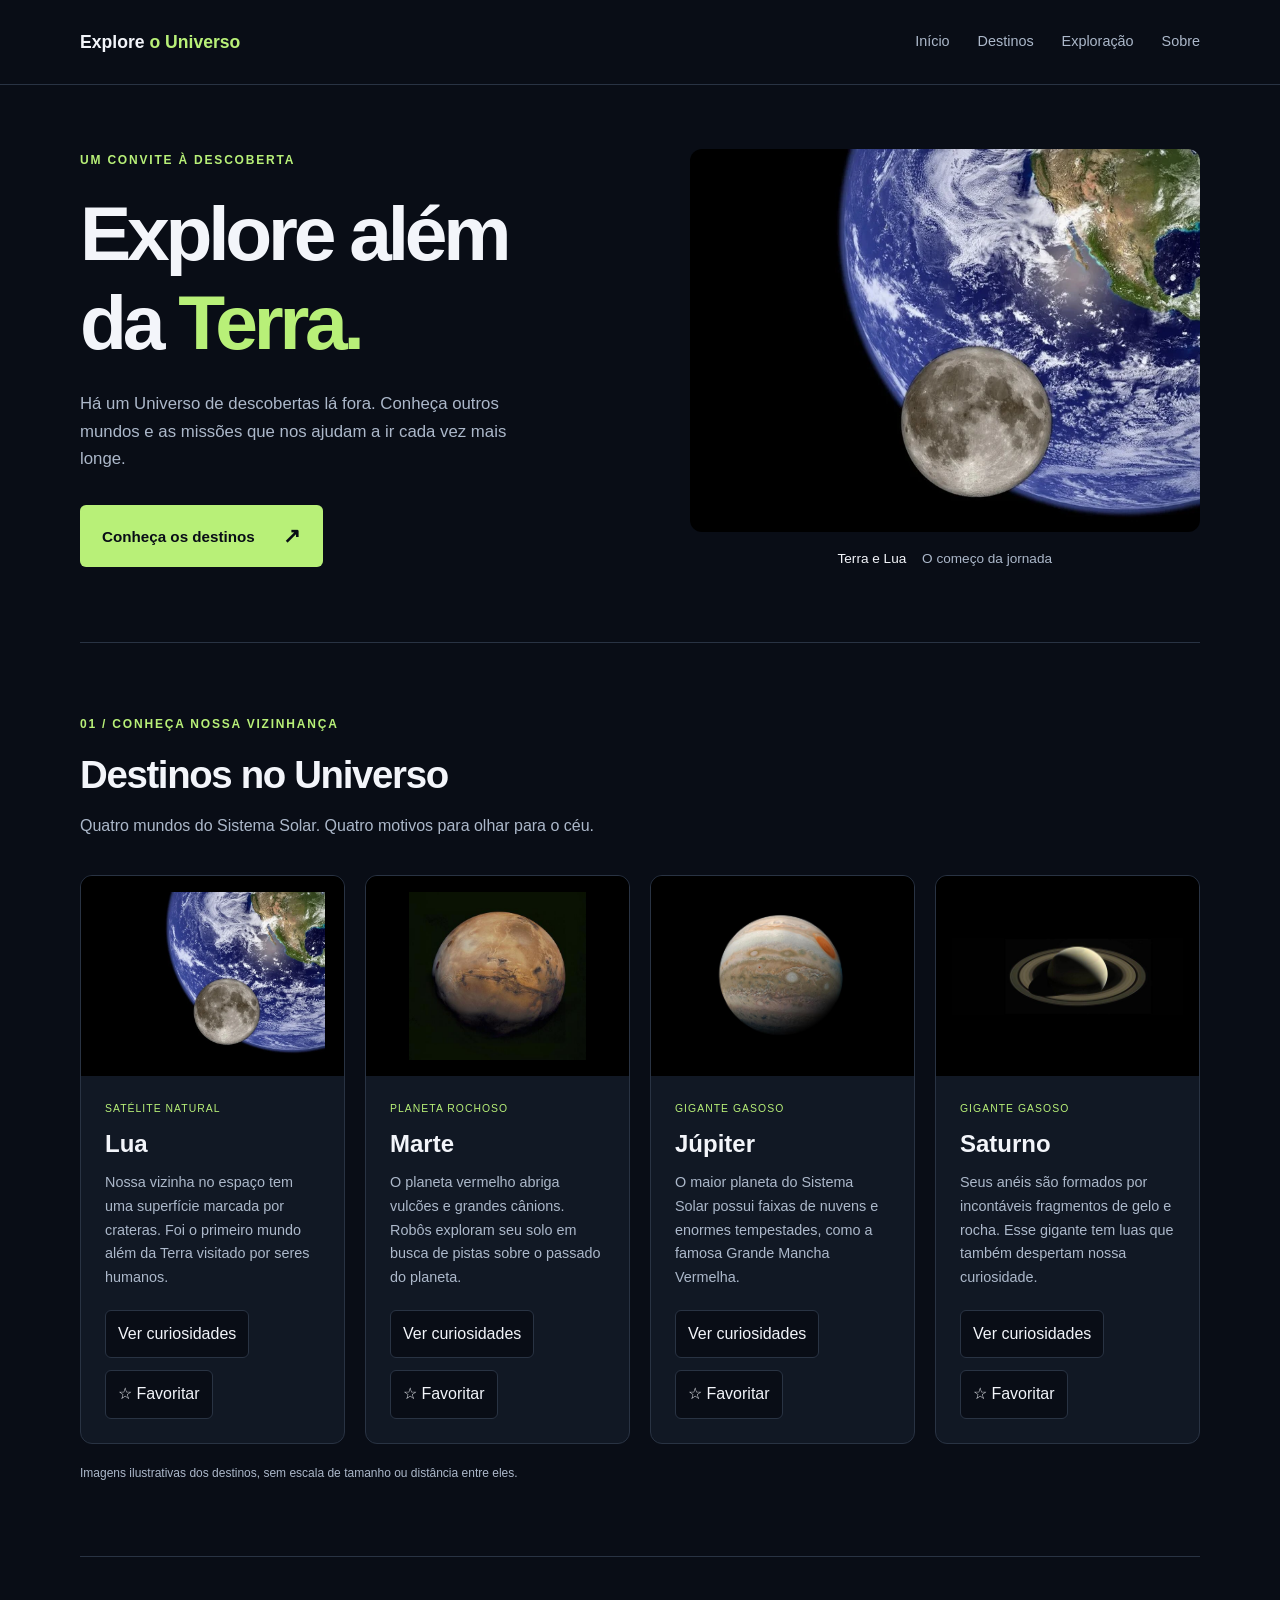
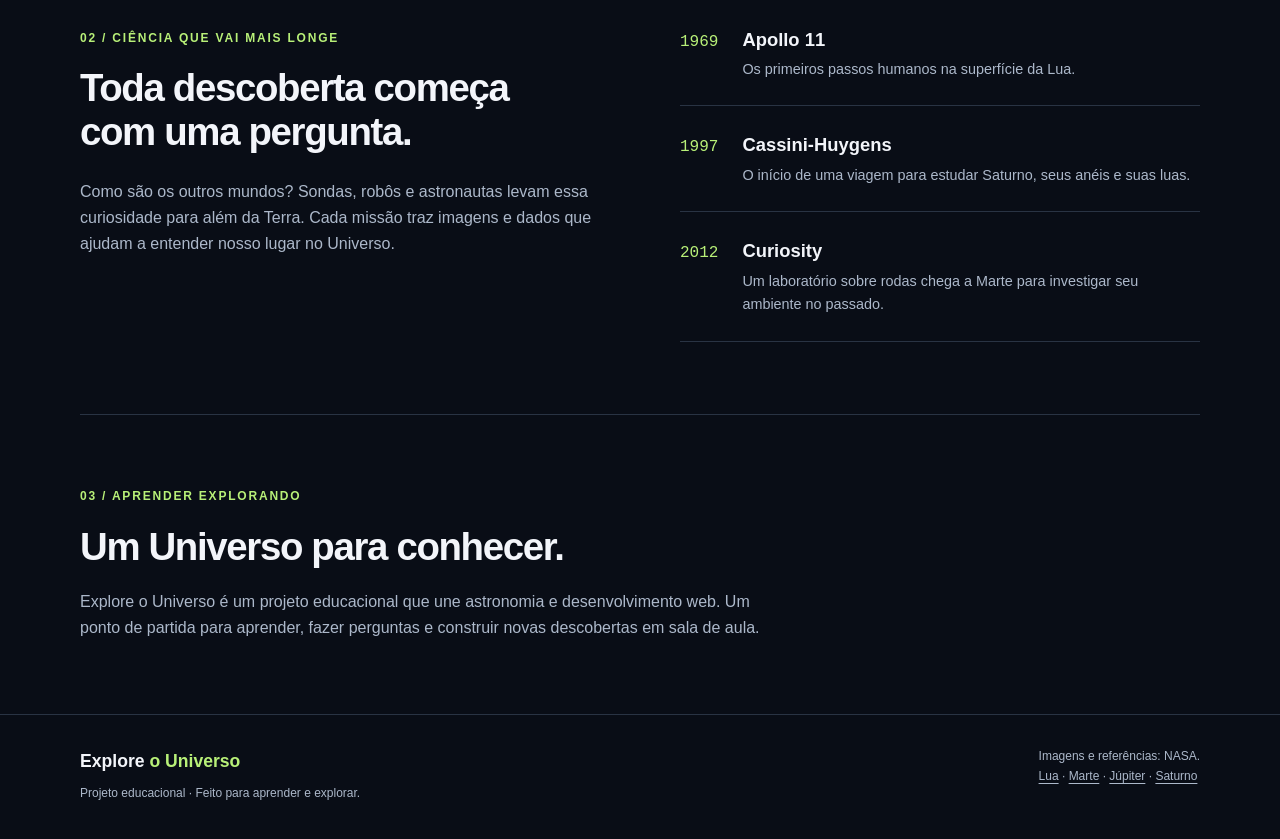
<file: versao1/index.html>
<!DOCTYPE html>
<html lang="pt-BR">
<head>
  <meta charset="UTF-8">
  <meta name="viewport" content="width=device-width, initial-scale=1.0">
  <meta name="description" content="Conheça a Lua, Marte, Júpiter e Saturno e descubra um pouco da história da exploração espacial.">
  <title>Explore o Universo</title>
  <link rel="stylesheet" href="css/estilos.css">
</head>
<body>
  <header class="cabecalho">
    <div class="container cabecalho-conteudo">
      <h1 class="marca"><a href="#inicio">Explore <span>o Universo</span></a></h1>
      <nav aria-label="Navegação principal">
        <ul class="menu">
          <li><a href="#inicio">Início</a></li>
          <li><a href="#destinos">Destinos</a></li>
          <li><a href="#exploracao">Exploração</a></li>
          <li><a href="#sobre">Sobre</a></li>
        </ul>
      </nav>
    </div>
  </header>

  <main>
    <section class="destaque container" id="inicio" aria-labelledby="titulo-destaque">
      <div class="destaque-texto">
        <p class="etiqueta">Um convite à descoberta</p>
        <h2 id="titulo-destaque">Explore além<br>da <span>Terra.</span></h2>
        <p class="introducao">Há um Universo de descobertas lá fora. Conheça outros mundos e as missões que nos ajudam a ir cada vez mais longe.</p>
        <a class="botao" href="#destinos">Conheça os destinos <span aria-hidden="true">↗</span></a>
      </div>
      <figure class="destaque-imagem">
        <img src="img/lua.webp" alt="Composição mostrando a Lua em primeiro plano e a Terra ao fundo." width="1000" height="750">
        <figcaption>Terra e Lua <span>O começo da jornada</span></figcaption>
      </figure>
    </section>

    <section class="destinos secao container" id="destinos" aria-labelledby="titulo-destinos">
      <p class="etiqueta">01 / Conheça nossa vizinhança</p>
      <h2 id="titulo-destinos">Destinos no Universo</h2>
      <p class="descricao-secao">Quatro mundos do Sistema Solar. Quatro motivos para olhar para o céu.</p>

      <div class="grade-destinos">
        <article class="card-destino">
          <img src="img/lua.webp" alt="Lua com áreas claras e escuras, em uma composição com a Terra ao fundo." width="760" height="570">
          <div class="card-conteudo">
            <p class="categoria">Satélite natural</p>
            <h3>Lua</h3>
            <p class="descricao-card">Nossa vizinha no espaço tem uma superfície marcada por crateras. Foi o primeiro mundo além da Terra visitado por seres humanos.</p>

            <!-- Atributos aria-* 
             Recursos importantes para sinalizar/avisar ferramentas/tecnologias
             de acessibilidade sobre diferentes estados dos elementos da página -->
            <div class="acoes-card">
              <button type="button" class="botao-curiosidade" aria-expanded="false" aria-controls="S-lua">
                Ver curiosidades
              </button>
              <button type="button" class="botao-favorito" aria-pressed="false">
                ☆ Favoritar
              </button>
            </div>

            <p class="curiosidade" id="curiosidade-lua" hidden>
              A Lua leva aproximadamente 27 dias para dar uma volta ao redor da Terra.
            </p>
          </div>
        </article>

        <article class="card-destino">
          <img src="img/marte.jpg" alt="Marte visto do espaço, com superfície em tons avermelhados." width="506" height="480">
          <div class="card-conteudo">
            <p class="categoria">Planeta rochoso</p>
            <h3>Marte</h3>
            <p class="descricao-card">O planeta vermelho abriga vulcões e grandes cânions. Robôs exploram seu solo em busca de pistas sobre o passado do planeta.</p>

            <div class="acoes-card">
              <button type="button" class="botao-curiosidade" aria-expanded="false" aria-controls="curiosidade-marte">
                Ver curiosidades
              </button>
              <button type="button" class="botao-favorito" aria-pressed="false">
                ☆ Favoritar
              </button>
            </div>

            <p class="curiosidade" id="curiosidade-marte" hidden>
              Um dia em Marte dura cerca de 24 horas e 40 minutos.
            </p>
          </div>
        </article>

        <article class="card-destino">
          <img src="img/jupiter.jpg" alt="Júpiter com faixas de nuvens e uma grande tempestade oval." width="750" height="750">
          <div class="card-conteudo">
            <p class="categoria">Gigante gasoso</p>
            <h3>Júpiter</h3>
            <p class="descricao-card">O maior planeta do Sistema Solar possui faixas de nuvens e enormes tempestades, como a famosa Grande Mancha Vermelha.</p>
            <div class="acoes-card">
              <button type="button" class="botao-curiosidade" aria-expanded="false" aria-controls="curiosidade-jupiter">
                Ver curiosidades
              </button>
              <button type="button" class="botao-favorito" aria-pressed="false">
                ☆ Favoritar
              </button>
            </div>
            <p class="curiosidade" id="curiosidade-jupiter" hidden>
              Júpiter leva cerca de 12 anos terrestres para completar uma volta ao redor do Sol.
            </p>
          </div>
        </article>

        <article class="card-destino">
          <img src="img/saturno.jpg" alt="Saturno envolvido por seus amplos anéis, contra o fundo escuro do espaço." width="960" height="320">
          <div class="card-conteudo">
            <p class="categoria">Gigante gasoso</p>
            <h3>Saturno</h3>
            <p class="descricao-card">Seus anéis são formados por incontáveis fragmentos de gelo e rocha. Esse gigante tem luas que também despertam nossa curiosidade.</p>

            <div class="acoes-card">
              <button type="button" class="botao-curiosidade" aria-expanded="false" aria-controls="curiosidade-saturno">
                Ver curiosidades
              </button>
              <button type="button" class="botao-favorito" aria-pressed="false">
                ☆ Favoritar
              </button>
            </div>
            <p class="curiosidade" id="curiosidade-saturno" hidden>
              Saturno leva aproximadamente 29 anos terrestres para completar uma volta ao redor do Sol.
            </p>

          </div>
        </article>
      </div>
      <p class="nota">Imagens ilustrativas dos destinos, sem escala de tamanho ou distância entre eles.</p>
    </section>

    <section class="exploracao secao container" id="exploracao" aria-labelledby="titulo-exploracao">
      <div>
        <p class="etiqueta">02 / Ciência que vai mais longe</p>
        <h2 id="titulo-exploracao">Toda descoberta começa com uma pergunta.</h2>
        <p>Como são os outros mundos? Sondas, robôs e astronautas levam essa curiosidade para além da Terra. Cada missão traz imagens e dados que ajudam a entender nosso lugar no Universo.</p>
      </div>
      <ol class="missoes" aria-label="Marcos da exploração espacial">
        <li><span class="ano">1969</span><div><h3>Apollo 11</h3><p>Os primeiros passos humanos na superfície da Lua.</p></div></li>
        <li><span class="ano">1997</span><div><h3>Cassini-Huygens</h3><p>O início de uma viagem para estudar Saturno, seus anéis e suas luas.</p></div></li>
        <li><span class="ano">2012</span><div><h3>Curiosity</h3><p>Um laboratório sobre rodas chega a Marte para investigar seu ambiente no passado.</p></div></li>
      </ol>
    </section>

    <section class="sobre secao container" id="sobre" aria-labelledby="titulo-sobre">
      <p class="etiqueta">03 / Aprender explorando</p>
      <h2 id="titulo-sobre">Um Universo para conhecer.</h2>
      <p>Explore o Universo é um projeto educacional que une astronomia e desenvolvimento web. Um ponto de partida para aprender, fazer perguntas e construir novas descobertas em sala de aula.</p>
    </section>
  </main>

  <footer class="rodape">
    <div class="container rodape-conteudo">
      <div><p class="marca">Explore <span>o Universo</span></p><p class="texto-rodape">Projeto educacional · Feito para aprender e explorar.</p></div>
      <p class="creditos">Imagens e referências: NASA.<br>
        <a href="https://science.nasa.gov/moon/">Lua</a> ·
        <a href="https://science.nasa.gov/mars/">Marte</a> ·
        <a href="https://science.nasa.gov/jupiter/">Júpiter</a> ·
        <a href="https://science.nasa.gov/saturn/">Saturno</a>
      </p>
    </div>
  </footer>

  <script src="js/script.js"></script>  

</body>
</html>
</file>
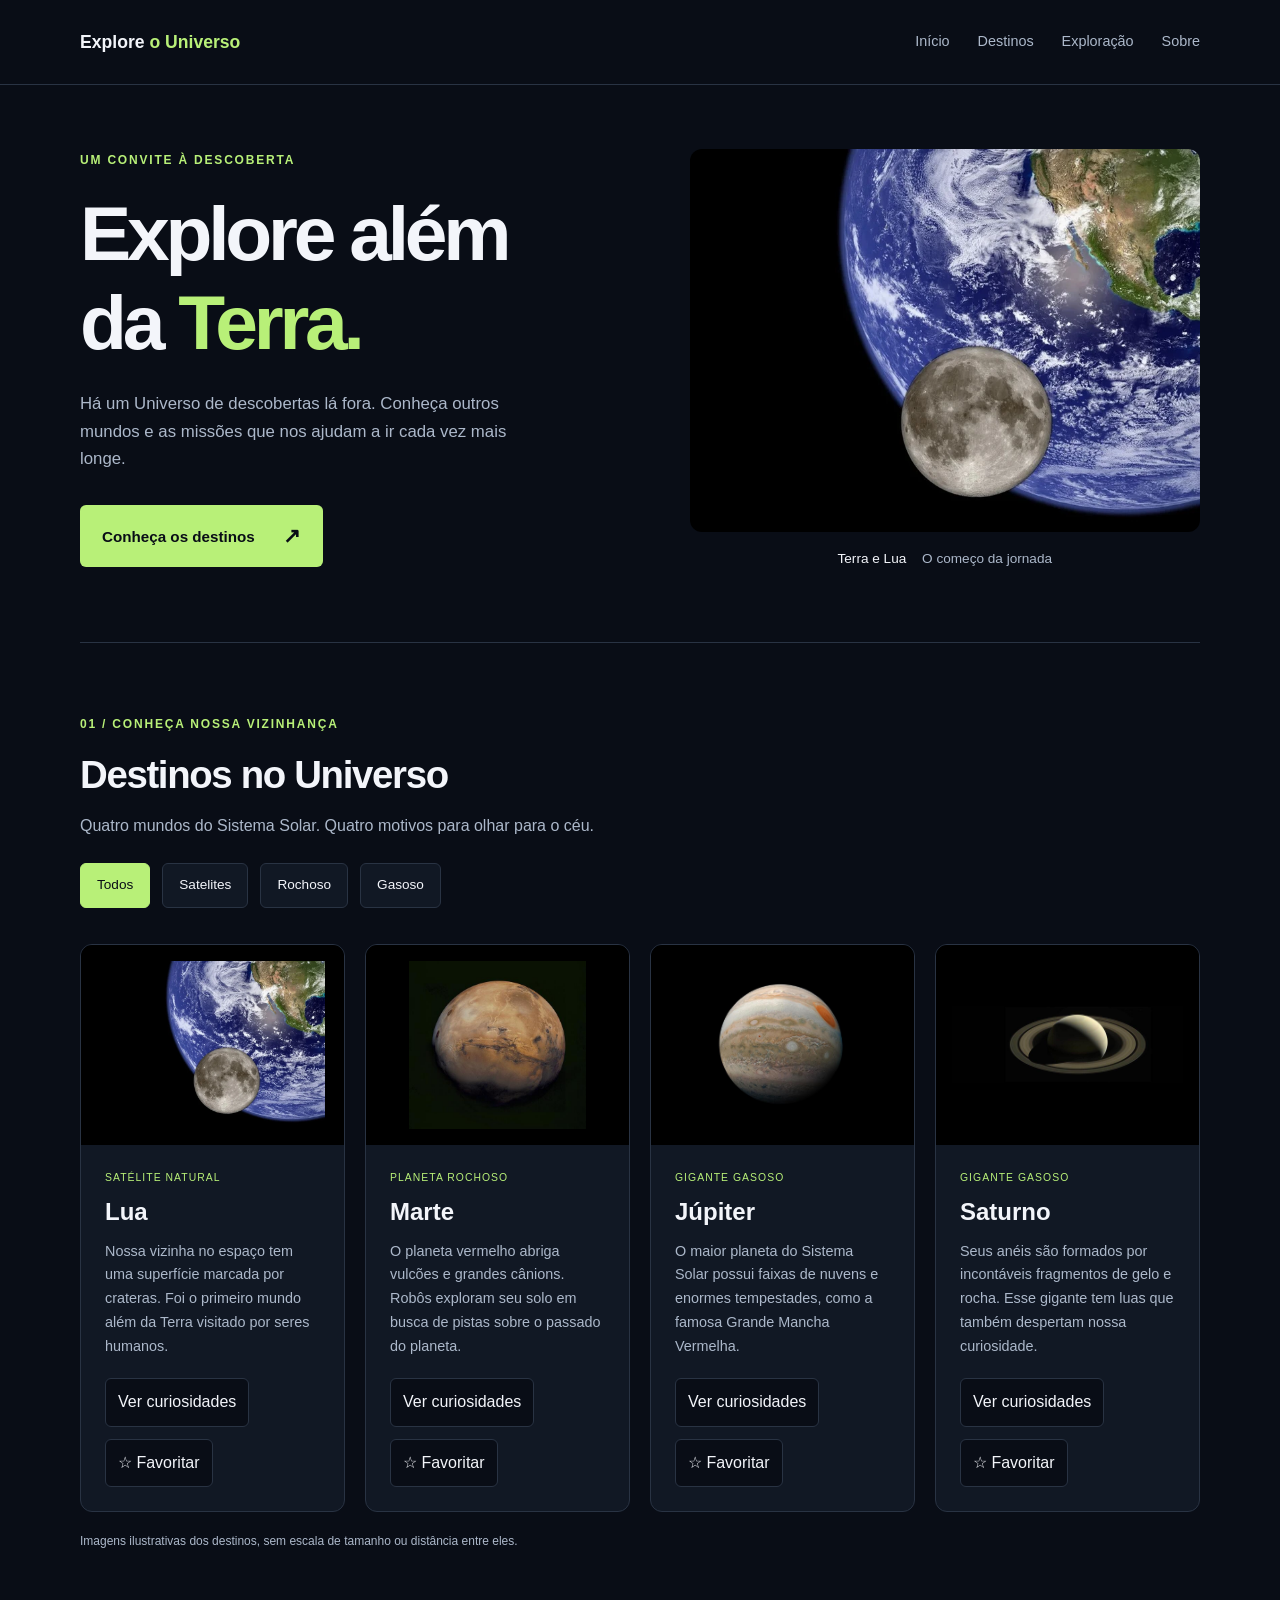
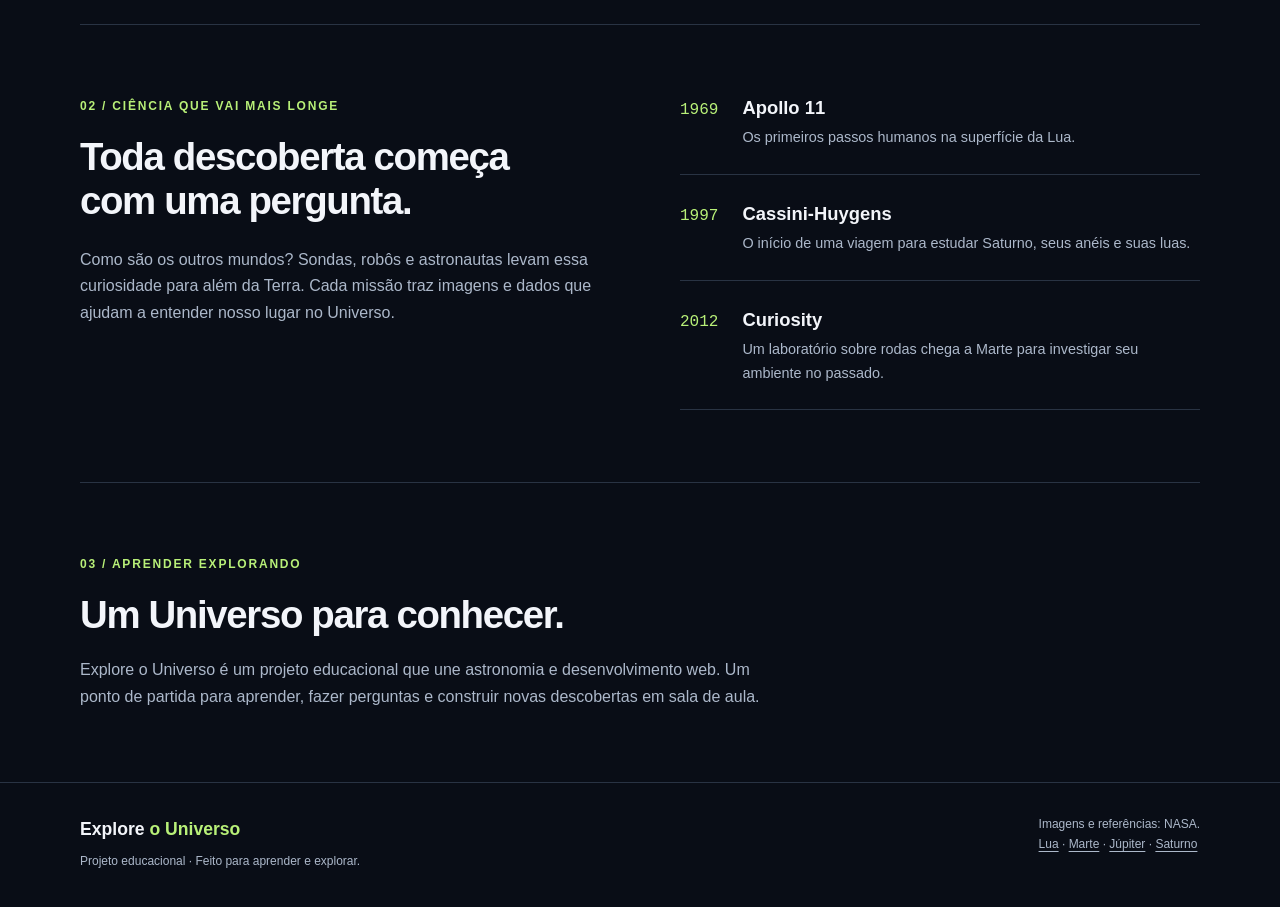
<file: versao2/index.html>
<!DOCTYPE html>
<html lang="pt-BR">
<head>
  <meta charset="UTF-8">
  <meta name="viewport" content="width=device-width, initial-scale=1.0">
  <meta name="description" content="Conheça a Lua, Marte, Júpiter e Saturno e descubra um pouco da história da exploração espacial.">
  <title>Explore o Universo</title>
  <link rel="stylesheet" href="css/estilos.css">
</head>
<body>
  <header class="cabecalho">
    <div class="container cabecalho-conteudo">
      <h1 class="marca"><a href="#inicio">Explore <span>o Universo</span></a></h1>
      <nav aria-label="Navegação principal">
        <ul class="menu">
          <li><a href="#inicio">Início</a></li>
          <li><a href="#destinos">Destinos</a></li>
          <li><a href="#exploracao">Exploração</a></li>
          <li><a href="#sobre">Sobre</a></li>
        </ul>
      </nav>
    </div>
  </header>

  <main>
    <section class="destaque container" id="inicio" aria-labelledby="titulo-destaque">
      <div class="destaque-texto">
        <p class="etiqueta">Um convite à descoberta</p>
        <h2 id="titulo-destaque">Explore além<br>da <span>Terra.</span></h2>
        <p class="introducao">Há um Universo de descobertas lá fora. Conheça outros mundos e as missões que nos ajudam a ir cada vez mais longe.</p>
        <a class="botao" href="#destinos">Conheça os destinos <span aria-hidden="true">↗</span></a>
      </div>
      <figure class="destaque-imagem">
        <img src="img/lua.webp" alt="Composição mostrando a Lua em primeiro plano e a Terra ao fundo." width="1000" height="750">
        <figcaption>Terra e Lua <span>O começo da jornada</span></figcaption>
      </figure>
    </section>

    <section class="destinos secao container" id="destinos" aria-labelledby="titulo-destinos">
      <p class="etiqueta">01 / Conheça nossa vizinhança</p>
      <h2 id="titulo-destinos">Destinos no Universo</h2>
      <p class="descricao-secao">Quatro mundos do Sistema Solar. Quatro motivos para olhar para o céu.</p>

      <div class="filtros-destinos" role="group" aria-label="Filtrar destinos por categoria">

        <button data-filtro="todos" type="button" aria-pressed="true" class="filtro-ativo">Todos</button>

        <button data-filtro="satelite" type="button" aria-pressed="false">Satelites</button>

        <button data-filtro="rochoso" type="button" aria-pressed="false">Rochoso</button>

        <button data-filtro="gasoso"type="button" aria-pressed="false">Gasoso</button>
      </div>

      <div class="grade-destinos">
        <article class="card-destino" data-categoria="satelite">
          <img src="img/lua.webp" alt="Lua com áreas claras e escuras, em uma composição com a Terra ao fundo." width="760" height="570">
          <div class="card-conteudo">
            <p class="categoria">Satélite natural</p>
            <h3>Lua</h3>
            <p class="descricao-card">Nossa vizinha no espaço tem uma superfície marcada por crateras. Foi o primeiro mundo além da Terra visitado por seres humanos.</p>

            <!-- Atributos aria-* 
             Recursos importantes para sinalizar/avisar ferramentas/tecnologias
             de acessibilidade sobre diferentes estados dos elementos da página -->
            <div class="acoes-card">
              <button type="button" class="botao-curiosidade" aria-expanded="false" aria-controls="S-lua">
                Ver curiosidades
              </button>
              <button type="button" class="botao-favorito" aria-pressed="false">
                ☆ Favoritar
              </button>
            </div>

            <p class="curiosidade" id="curiosidade-lua" hidden>
              A Lua leva aproximadamente 27 dias para dar uma volta ao redor da Terra.
            </p>
          </div>
        </article>

        <article class="card-destino" data-categoria="rochoso">
          <img src="img/marte.jpg" alt="Marte visto do espaço, com superfície em tons avermelhados." width="506" height="480">
          <div class="card-conteudo">
            <p class="categoria">Planeta rochoso</p>
            <h3>Marte</h3>
            <p class="descricao-card">O planeta vermelho abriga vulcões e grandes cânions. Robôs exploram seu solo em busca de pistas sobre o passado do planeta.</p>

            <div class="acoes-card">
              <button type="button" class="botao-curiosidade" aria-expanded="false" aria-controls="curiosidade-marte">
                Ver curiosidades
              </button>
              <button type="button" class="botao-favorito" aria-pressed="false">
                ☆ Favoritar
              </button>
            </div>

            <p class="curiosidade" id="curiosidade-marte" hidden>
              Um dia em Marte dura cerca de 24 horas e 40 minutos.
            </p>
          </div>
        </article>

        <article class="card-destino" data-categoria="gasoso">
          <img src="img/jupiter.jpg" alt="Júpiter com faixas de nuvens e uma grande tempestade oval." width="750" height="750">
          <div class="card-conteudo">
            <p class="categoria">Gigante gasoso</p>
            <h3>Júpiter</h3>
            <p class="descricao-card">O maior planeta do Sistema Solar possui faixas de nuvens e enormes tempestades, como a famosa Grande Mancha Vermelha.</p>
            <div class="acoes-card">
              <button type="button" class="botao-curiosidade" aria-expanded="false" aria-controls="curiosidade-jupiter">
                Ver curiosidades
              </button>
              <button type="button" class="botao-favorito" aria-pressed="false">
                ☆ Favoritar
              </button>
            </div>
            <p class="curiosidade" id="curiosidade-jupiter" hidden>
              Júpiter leva cerca de 12 anos terrestres para completar uma volta ao redor do Sol.
            </p>
          </div>
        </article>

        <article class="card-destino" data-categoria="gasoso">
          <img src="img/saturno.jpg" alt="Saturno envolvido por seus amplos anéis, contra o fundo escuro do espaço." width="960" height="320">
          <div class="card-conteudo">
            <p class="categoria">Gigante gasoso</p>
            <h3>Saturno</h3>
            <p class="descricao-card">Seus anéis são formados por incontáveis fragmentos de gelo e rocha. Esse gigante tem luas que também despertam nossa curiosidade.</p>

            <div class="acoes-card">
              <button type="button" class="botao-curiosidade" aria-expanded="false" aria-controls="curiosidade-saturno">
                Ver curiosidades
              </button>
              <button type="button" class="botao-favorito" aria-pressed="false">
                ☆ Favoritar
              </button>
            </div>
            <p class="curiosidade" id="curiosidade-saturno" hidden>
              Saturno leva aproximadamente 29 anos terrestres para completar uma volta ao redor do Sol.
            </p>

          </div>
        </article>
      </div>
      <p class="nota">Imagens ilustrativas dos destinos, sem escala de tamanho ou distância entre eles.</p>
    </section>

    <section class="exploracao secao container" id="exploracao" aria-labelledby="titulo-exploracao">
      <div>
        <p class="etiqueta">02 / Ciência que vai mais longe</p>
        <h2 id="titulo-exploracao">Toda descoberta começa com uma pergunta.</h2>
        <p>Como são os outros mundos? Sondas, robôs e astronautas levam essa curiosidade para além da Terra. Cada missão traz imagens e dados que ajudam a entender nosso lugar no Universo.</p>
      </div>
      <ol class="missoes" aria-label="Marcos da exploração espacial">
        <li><span class="ano">1969</span><div><h3>Apollo 11</h3><p>Os primeiros passos humanos na superfície da Lua.</p></div></li>
        <li><span class="ano">1997</span><div><h3>Cassini-Huygens</h3><p>O início de uma viagem para estudar Saturno, seus anéis e suas luas.</p></div></li>
        <li><span class="ano">2012</span><div><h3>Curiosity</h3><p>Um laboratório sobre rodas chega a Marte para investigar seu ambiente no passado.</p></div></li>
      </ol>
    </section>

    <section class="sobre secao container" id="sobre" aria-labelledby="titulo-sobre">
      <p class="etiqueta">03 / Aprender explorando</p>
      <h2 id="titulo-sobre">Um Universo para conhecer.</h2>
      <p>Explore o Universo é um projeto educacional que une astronomia e desenvolvimento web. Um ponto de partida para aprender, fazer perguntas e construir novas descobertas em sala de aula.</p>
    </section>
  </main>

  <footer class="rodape">
    <div class="container rodape-conteudo">
      <div><p class="marca">Explore <span>o Universo</span></p><p class="texto-rodape">Projeto educacional · Feito para aprender e explorar.</p></div>
      <p class="creditos">Imagens e referências: NASA.<br>
        <a href="https://science.nasa.gov/moon/">Lua</a> ·
        <a href="https://science.nasa.gov/mars/">Marte</a> ·
        <a href="https://science.nasa.gov/jupiter/">Júpiter</a> ·
        <a href="https://science.nasa.gov/saturn/">Saturno</a>
      </p>
    </div>
  </footer>

  <script src="js/script.js"></script>  

</body>
</html>
</file>
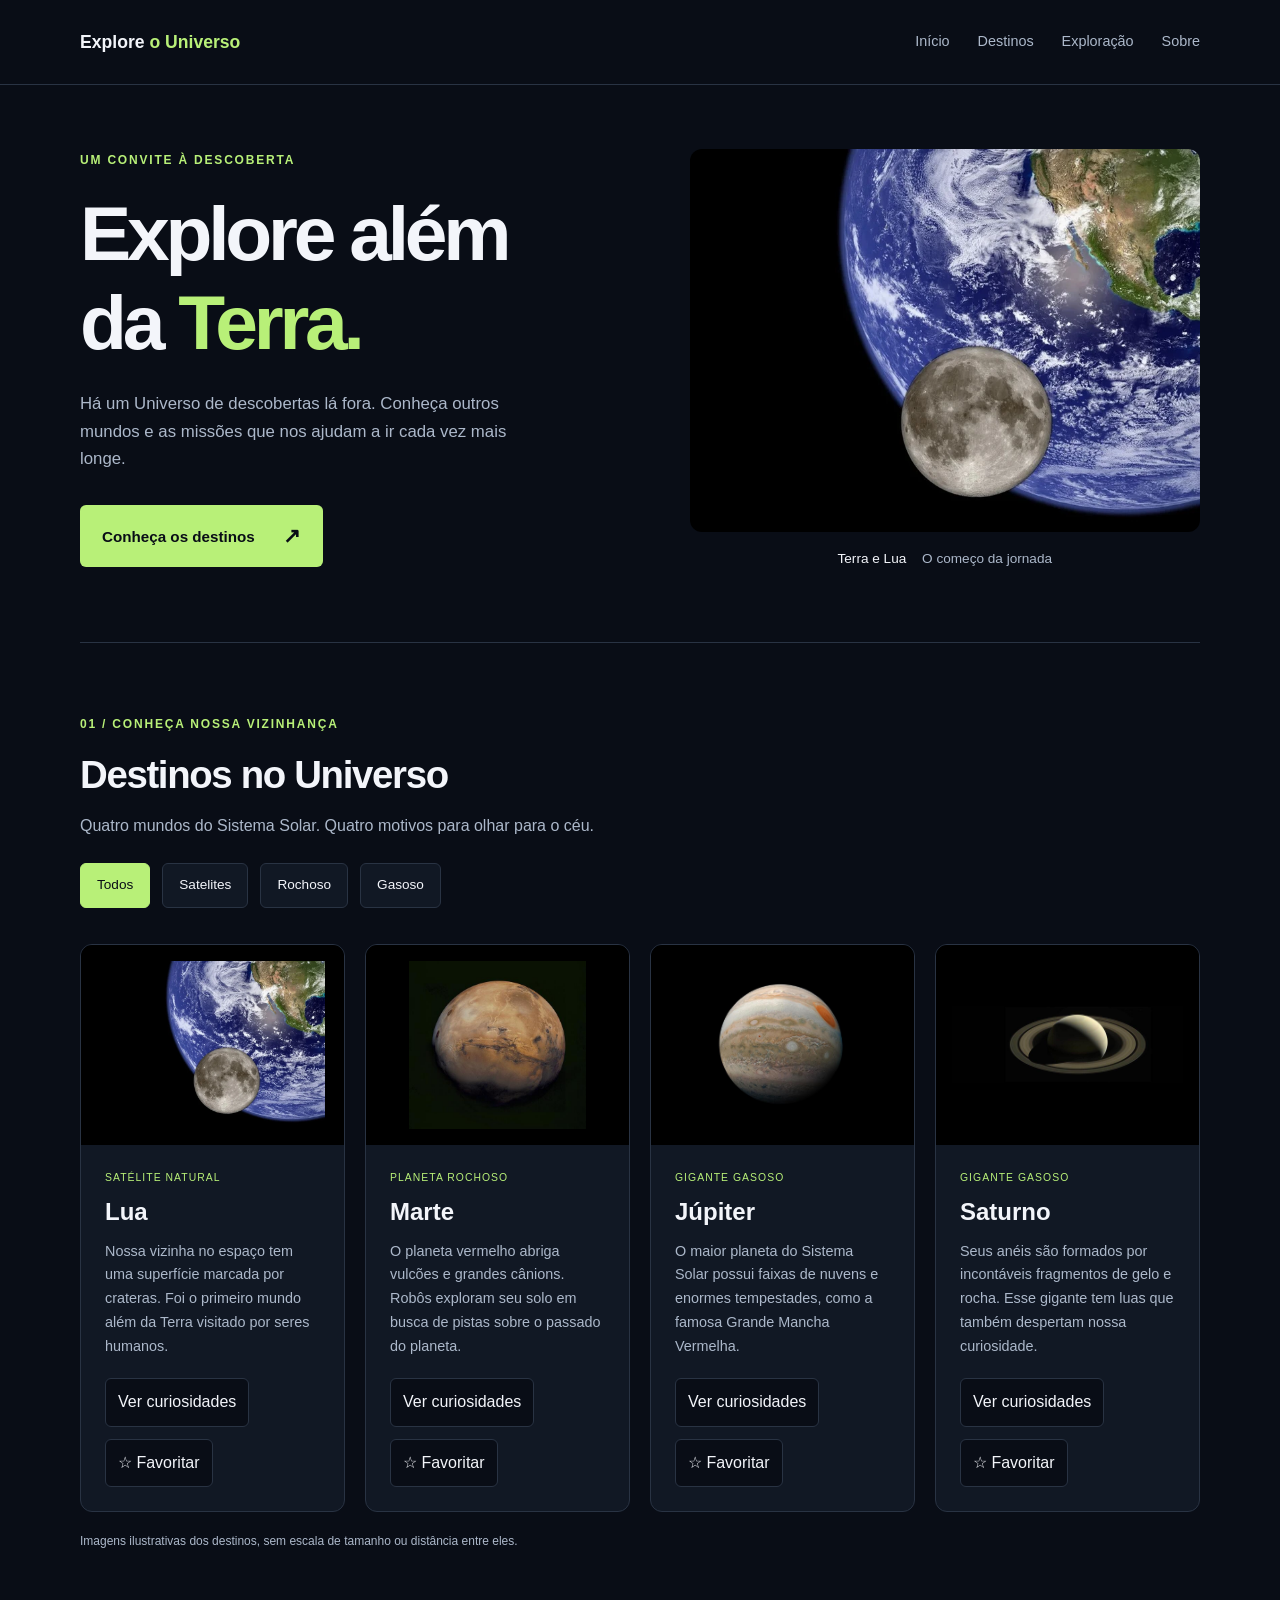
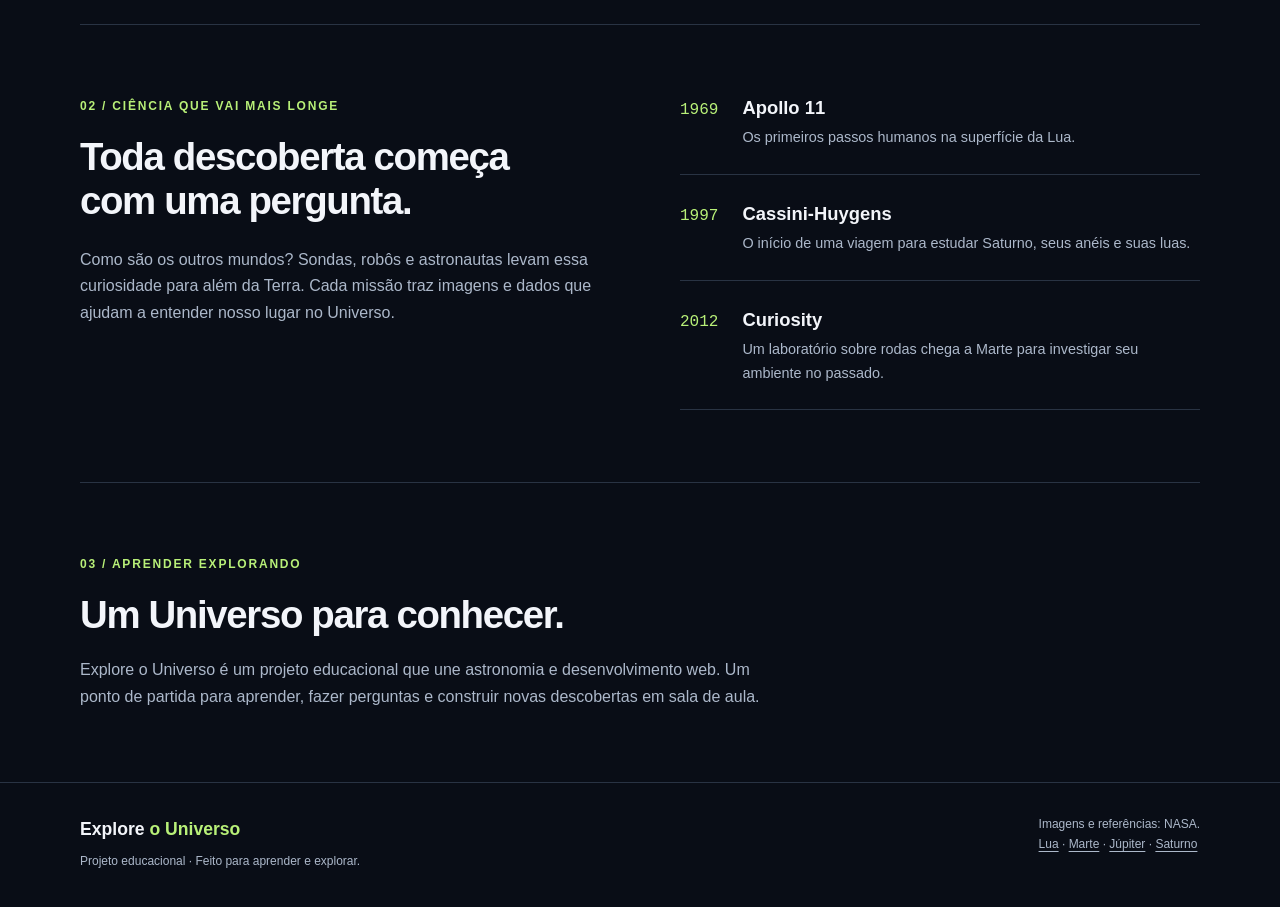
<file: versao3/index.html>
<!DOCTYPE html>
<html lang="pt-BR">
<head>
  <meta charset="UTF-8">
  <meta name="viewport" content="width=device-width, initial-scale=1.0">
  <meta name="description" content="Conheça a Lua, Marte, Júpiter e Saturno e descubra um pouco da história da exploração espacial.">
  <title>Explore o Universo</title>
  <link rel="stylesheet" href="css/estilos.css">
</head>
<body>
  <header class="cabecalho">
    <div class="container cabecalho-conteudo">
      <h1 class="marca"><a href="#inicio">Explore <span>o Universo</span></a></h1>

      <button type="button" class="botao-menu" aria-expanded="false" aria-controls="navegacao-principal">☰ Menu</button>

      <nav aria-label="Navegação principal" id="navegacao-principal" class="navegacao-principal">
        <ul class="menu">
          <li><a href="#inicio">Início</a></li>
          <li><a href="#destinos">Destinos</a></li>
          <li><a href="#exploracao">Exploração</a></li>
          <li><a href="#sobre">Sobre</a></li>
        </ul>
      </nav>
    </div>
  </header>

  <main>
    <section class="destaque container" id="inicio" aria-labelledby="titulo-destaque">
      <div class="destaque-texto">
        <p class="etiqueta">Um convite à descoberta</p>
        <h2 id="titulo-destaque">Explore além<br>da <span>Terra.</span></h2>
        <p class="introducao">Há um Universo de descobertas lá fora. Conheça outros mundos e as missões que nos ajudam a ir cada vez mais longe.</p>
        <a class="botao" href="#destinos">Conheça os destinos <span aria-hidden="true">↗</span></a>
      </div>
      <figure class="destaque-imagem">
        <img src="img/lua.webp" alt="Composição mostrando a Lua em primeiro plano e a Terra ao fundo." width="1000" height="750">
        <figcaption>Terra e Lua <span>O começo da jornada</span></figcaption>
      </figure>
    </section>

    <section class="destinos secao container" id="destinos" aria-labelledby="titulo-destinos">
      <p class="etiqueta">01 / Conheça nossa vizinhança</p>
      <h2 id="titulo-destinos">Destinos no Universo</h2>
      <p class="descricao-secao">Quatro mundos do Sistema Solar. Quatro motivos para olhar para o céu.</p>

      <div class="filtros-destinos" role="group" aria-label="Filtrar destinos por categoria">

        <button data-filtro="todos" type="button" aria-pressed="true" class="filtro-ativo">Todos</button>

        <button data-filtro="satelite" type="button" aria-pressed="false">Satelites</button>

        <button data-filtro="rochoso" type="button" aria-pressed="false">Rochoso</button>

        <button data-filtro="gasoso"type="button" aria-pressed="false">Gasoso</button>
      </div>

      <div class="grade-destinos">
        <article class="card-destino" data-categoria="satelite">
          <img src="img/lua.webp" alt="Lua com áreas claras e escuras, em uma composição com a Terra ao fundo." width="760" height="570">
          <div class="card-conteudo">
            <p class="categoria">Satélite natural</p>
            <h3>Lua</h3>
            <p class="descricao-card">Nossa vizinha no espaço tem uma superfície marcada por crateras. Foi o primeiro mundo além da Terra visitado por seres humanos.</p>

            <!-- Atributos aria-* 
             Recursos importantes para sinalizar/avisar ferramentas/tecnologias
             de acessibilidade sobre diferentes estados dos elementos da página -->
            <div class="acoes-card">
              <button type="button" class="botao-curiosidade" aria-expanded="false" aria-controls="S-lua">
                Ver curiosidades
              </button>
              <button type="button" class="botao-favorito" aria-pressed="false">
                ☆ Favoritar
              </button>
            </div>

            <p class="curiosidade" id="curiosidade-lua" hidden>
              A Lua leva aproximadamente 27 dias para dar uma volta ao redor da Terra.
            </p>
          </div>
        </article>

        <article class="card-destino" data-categoria="rochoso">
          <img src="img/marte.jpg" alt="Marte visto do espaço, com superfície em tons avermelhados." width="506" height="480">
          <div class="card-conteudo">
            <p class="categoria">Planeta rochoso</p>
            <h3>Marte</h3>
            <p class="descricao-card">O planeta vermelho abriga vulcões e grandes cânions. Robôs exploram seu solo em busca de pistas sobre o passado do planeta.</p>

            <div class="acoes-card">
              <button type="button" class="botao-curiosidade" aria-expanded="false" aria-controls="curiosidade-marte">
                Ver curiosidades
              </button>
              <button type="button" class="botao-favorito" aria-pressed="false">
                ☆ Favoritar
              </button>
            </div>

            <p class="curiosidade" id="curiosidade-marte" hidden>
              Um dia em Marte dura cerca de 24 horas e 40 minutos.
            </p>
          </div>
        </article>

        <article class="card-destino" data-categoria="gasoso">
          <img src="img/jupiter.jpg" alt="Júpiter com faixas de nuvens e uma grande tempestade oval." width="750" height="750">
          <div class="card-conteudo">
            <p class="categoria">Gigante gasoso</p>
            <h3>Júpiter</h3>
            <p class="descricao-card">O maior planeta do Sistema Solar possui faixas de nuvens e enormes tempestades, como a famosa Grande Mancha Vermelha.</p>
            <div class="acoes-card">
              <button type="button" class="botao-curiosidade" aria-expanded="false" aria-controls="curiosidade-jupiter">
                Ver curiosidades
              </button>
              <button type="button" class="botao-favorito" aria-pressed="false">
                ☆ Favoritar
              </button>
            </div>
            <p class="curiosidade" id="curiosidade-jupiter" hidden>
              Júpiter leva cerca de 12 anos terrestres para completar uma volta ao redor do Sol.
            </p>
          </div>
        </article>

        <article class="card-destino" data-categoria="gasoso">
          <img src="img/saturno.jpg" alt="Saturno envolvido por seus amplos anéis, contra o fundo escuro do espaço." width="960" height="320">
          <div class="card-conteudo">
            <p class="categoria">Gigante gasoso</p>
            <h3>Saturno</h3>
            <p class="descricao-card">Seus anéis são formados por incontáveis fragmentos de gelo e rocha. Esse gigante tem luas que também despertam nossa curiosidade.</p>

            <div class="acoes-card">
              <button type="button" class="botao-curiosidade" aria-expanded="false" aria-controls="curiosidade-saturno">
                Ver curiosidades
              </button>
              <button type="button" class="botao-favorito" aria-pressed="false">
                ☆ Favoritar
              </button>
            </div>
            <p class="curiosidade" id="curiosidade-saturno" hidden>
              Saturno leva aproximadamente 29 anos terrestres para completar uma volta ao redor do Sol.
            </p>

          </div>
        </article>
      </div>
      <p class="nota">Imagens ilustrativas dos destinos, sem escala de tamanho ou distância entre eles.</p>
    </section>

    <section class="exploracao secao container" id="exploracao" aria-labelledby="titulo-exploracao">
      <div>
        <p class="etiqueta">02 / Ciência que vai mais longe</p>
        <h2 id="titulo-exploracao">Toda descoberta começa com uma pergunta.</h2>
        <p>Como são os outros mundos? Sondas, robôs e astronautas levam essa curiosidade para além da Terra. Cada missão traz imagens e dados que ajudam a entender nosso lugar no Universo.</p>
      </div>
      <ol class="missoes" aria-label="Marcos da exploração espacial">
        <li><span class="ano">1969</span><div><h3>Apollo 11</h3><p>Os primeiros passos humanos na superfície da Lua.</p></div></li>
        <li><span class="ano">1997</span><div><h3>Cassini-Huygens</h3><p>O início de uma viagem para estudar Saturno, seus anéis e suas luas.</p></div></li>
        <li><span class="ano">2012</span><div><h3>Curiosity</h3><p>Um laboratório sobre rodas chega a Marte para investigar seu ambiente no passado.</p></div></li>
      </ol>
    </section>

    <section class="sobre secao container" id="sobre" aria-labelledby="titulo-sobre">
      <p class="etiqueta">03 / Aprender explorando</p>
      <h2 id="titulo-sobre">Um Universo para conhecer.</h2>
      <p>Explore o Universo é um projeto educacional que une astronomia e desenvolvimento web. Um ponto de partida para aprender, fazer perguntas e construir novas descobertas em sala de aula.</p>
    </section>
  </main>

  <footer class="rodape">
    <div class="container rodape-conteudo">
      <div><p class="marca">Explore <span>o Universo</span></p><p class="texto-rodape">Projeto educacional · Feito para aprender e explorar.</p></div>
      <p class="creditos">Imagens e referências: NASA.<br>
        <a href="https://science.nasa.gov/moon/">Lua</a> ·
        <a href="https://science.nasa.gov/mars/">Marte</a> ·
        <a href="https://science.nasa.gov/jupiter/">Júpiter</a> ·
        <a href="https://science.nasa.gov/saturn/">Saturno</a>
      </p>
    </div>
  </footer>

  <script src="js/script.js"></script>  

</body>
</html>
</file>
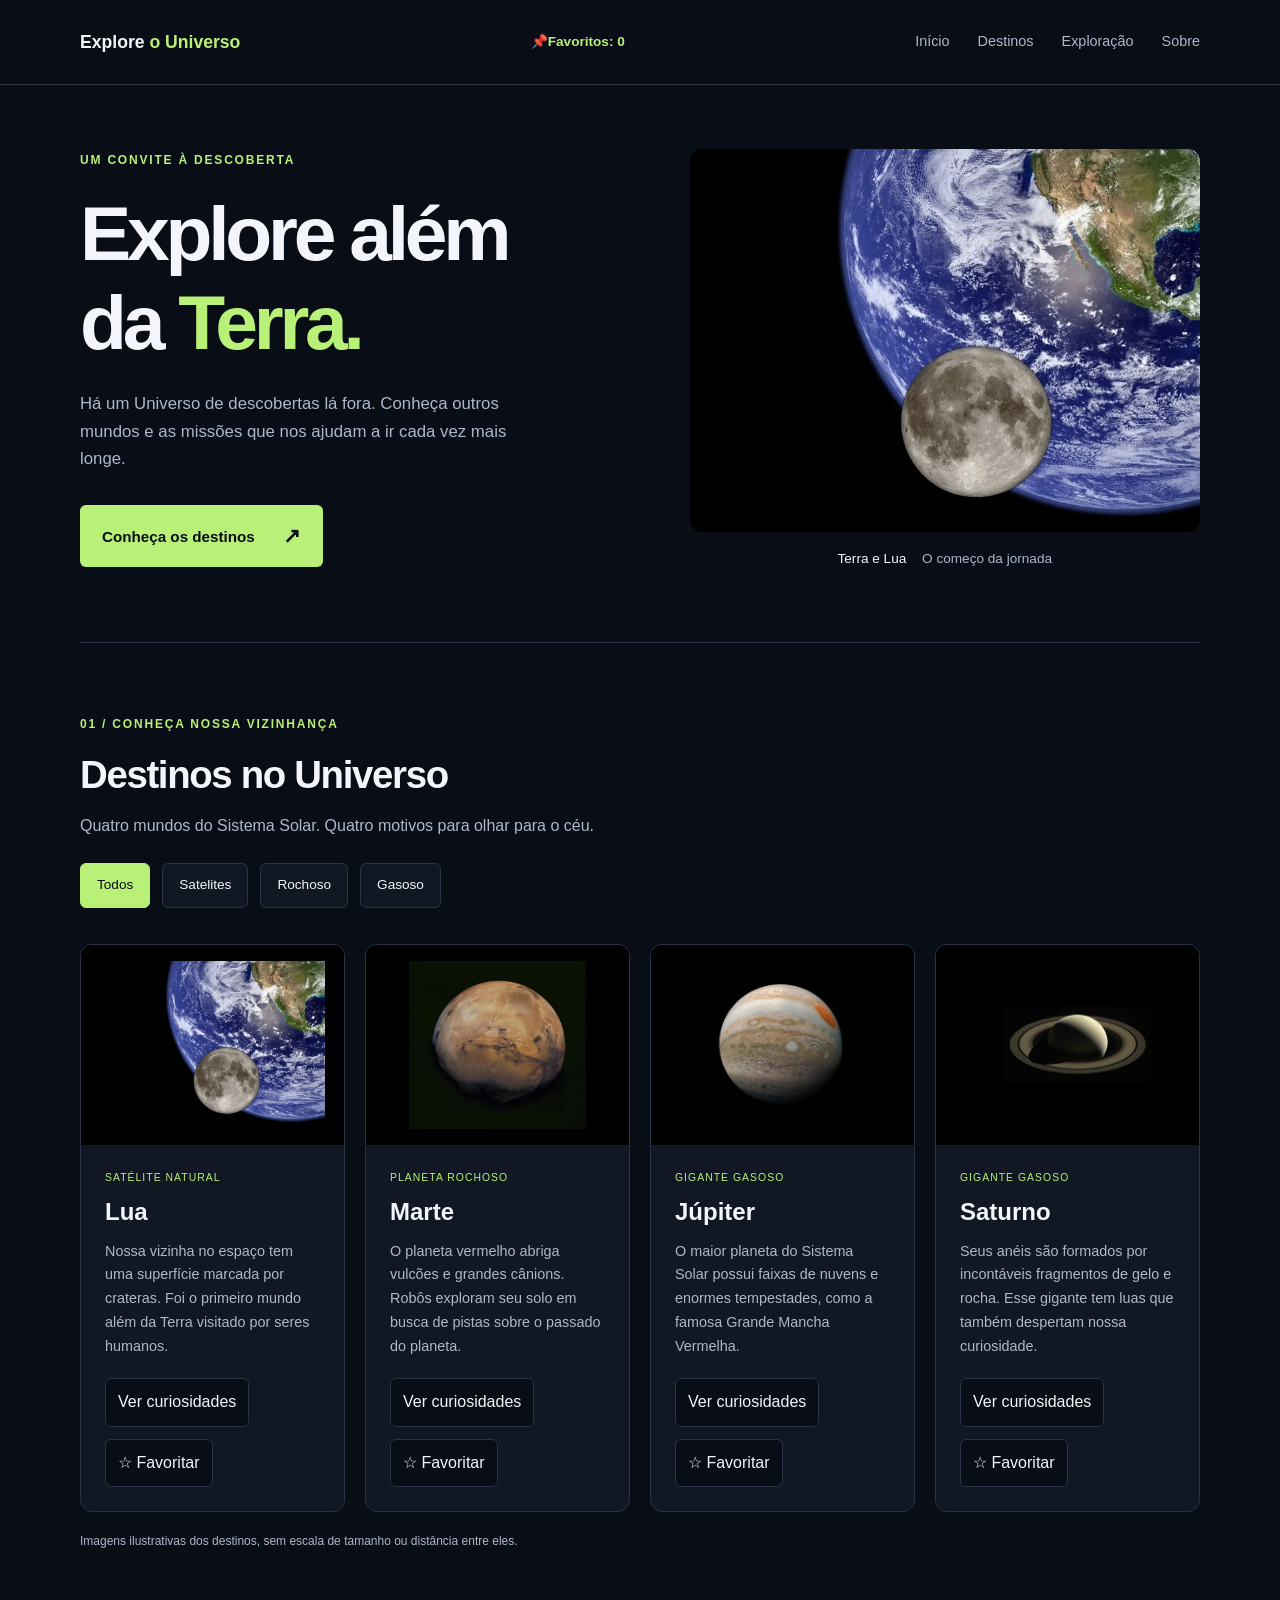
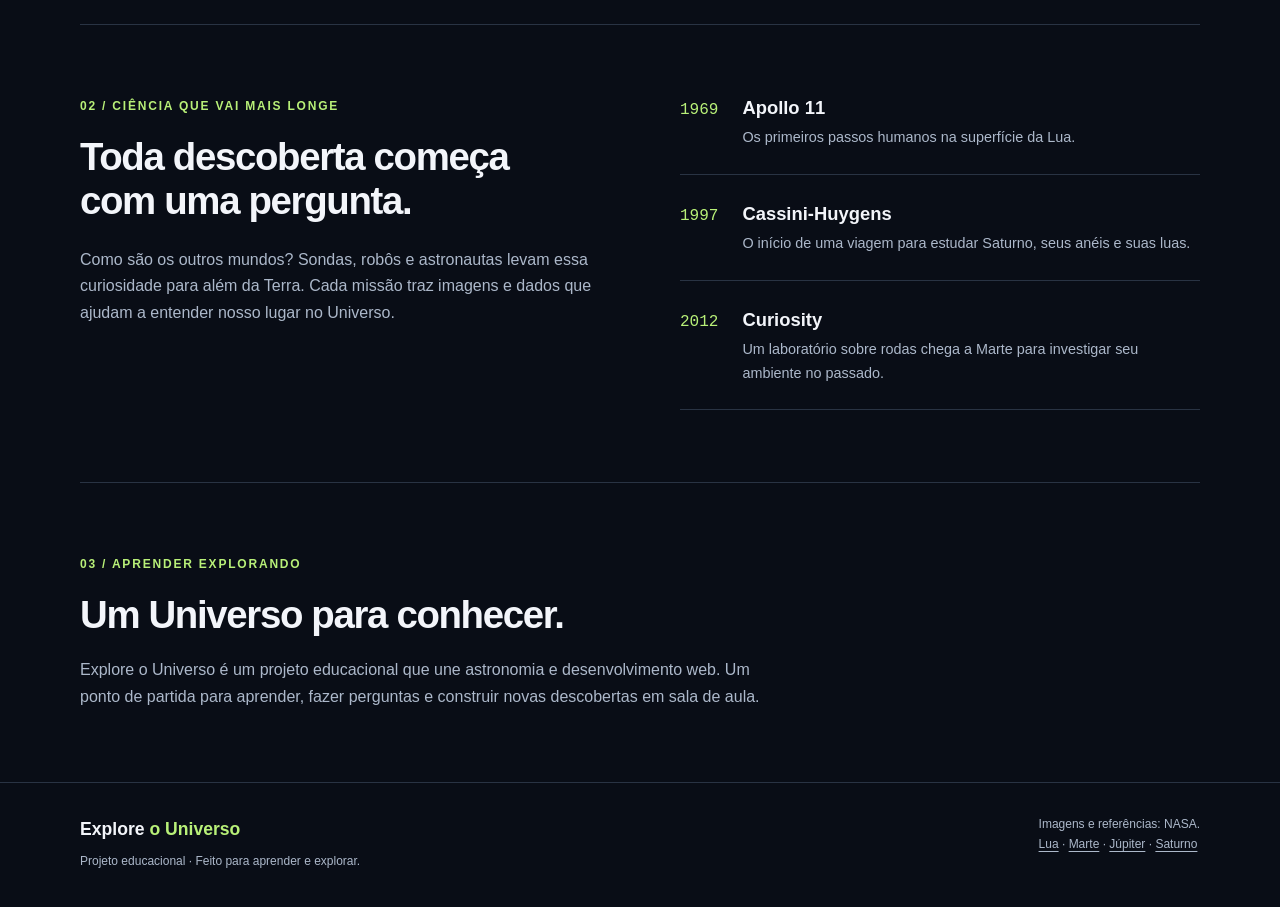
<file: versao4/index.html>
<!DOCTYPE html>
<html lang="pt-BR">
<head>
  <meta charset="UTF-8">
  <meta name="viewport" content="width=device-width, initial-scale=1.0">
  <meta name="description" content="Conheça a Lua, Marte, Júpiter e Saturno e descubra um pouco da história da exploração espacial.">
  <title>Explore o Universo</title>
  <link rel="stylesheet" href="css/estilos.css">
</head>
<body>
  <header class="cabecalho">
    <div class="container cabecalho-conteudo">
      <h1 class="marca"><a href="#inicio">Explore <span>o Universo</span></a></h1>

      <p class="contador-favoritos">
        📌Favoritos: <span id="quantidade-favoritos"> 0 </span>
      </p>

      <button type="button" class="botao-menu" aria-expanded="false" aria-controls="navegacao-principal">☰ Menu</button>

      <nav aria-label="Navegação principal" id="navegacao-principal" class="navegacao-principal">
        <ul class="menu">
          <li><a href="#inicio">Início</a></li>
          <li><a href="#destinos">Destinos</a></li>
          <li><a href="#exploracao">Exploração</a></li>
          <li><a href="#sobre">Sobre</a></li>
        </ul>
      </nav>
    </div>
  </header>

  <main>
    <section class="destaque container" id="inicio" aria-labelledby="titulo-destaque">
      <div class="destaque-texto">
        <p class="etiqueta">Um convite à descoberta</p>
        <h2 id="titulo-destaque">Explore além<br>da <span>Terra.</span></h2>
        <p class="introducao">Há um Universo de descobertas lá fora. Conheça outros mundos e as missões que nos ajudam a ir cada vez mais longe.</p>
        <a class="botao" href="#destinos">Conheça os destinos <span aria-hidden="true">↗</span></a>
      </div>
      <figure class="destaque-imagem">
        <img src="img/lua.webp" alt="Composição mostrando a Lua em primeiro plano e a Terra ao fundo." width="1000" height="750">
        <figcaption>Terra e Lua <span>O começo da jornada</span></figcaption>
      </figure>
    </section>

    <section class="destinos secao container" id="destinos" aria-labelledby="titulo-destinos">
      <p class="etiqueta">01 / Conheça nossa vizinhança</p>
      <h2 id="titulo-destinos">Destinos no Universo</h2>
      <p class="descricao-secao">Quatro mundos do Sistema Solar. Quatro motivos para olhar para o céu.</p>

      <div class="filtros-destinos" role="group" aria-label="Filtrar destinos por categoria">

        <button data-filtro="todos" type="button" aria-pressed="true" class="filtro-ativo">Todos</button>

        <button data-filtro="satelite" type="button" aria-pressed="false">Satelites</button>

        <button data-filtro="rochoso" type="button" aria-pressed="false">Rochoso</button>

        <button data-filtro="gasoso"type="button" aria-pressed="false">Gasoso</button>
      </div>

      <div class="grade-destinos">
        <article class="card-destino" data-categoria="satelite">
          <img src="img/lua.webp" alt="Lua com áreas claras e escuras, em uma composição com a Terra ao fundo." width="760" height="570">
          <div class="card-conteudo">
            <p class="categoria">Satélite natural</p>
            <h3>Lua</h3>
            <p class="descricao-card">Nossa vizinha no espaço tem uma superfície marcada por crateras. Foi o primeiro mundo além da Terra visitado por seres humanos.</p>

            <!-- Atributos aria-* 
             Recursos importantes para sinalizar/avisar ferramentas/tecnologias
             de acessibilidade sobre diferentes estados dos elementos da página -->
            <div class="acoes-card">
              <button type="button" class="botao-curiosidade" aria-expanded="false" aria-controls="S-lua">
                Ver curiosidades
              </button>
              <button type="button" class="botao-favorito" aria-pressed="false">
                ☆ Favoritar
              </button>
            </div>

            <p class="curiosidade" id="curiosidade-lua" hidden>
              A Lua leva aproximadamente 27 dias para dar uma volta ao redor da Terra.
            </p>
          </div>
        </article>

        <article class="card-destino" data-categoria="rochoso">
          <img src="img/marte.jpg" alt="Marte visto do espaço, com superfície em tons avermelhados." width="506" height="480">
          <div class="card-conteudo">
            <p class="categoria">Planeta rochoso</p>
            <h3>Marte</h3>
            <p class="descricao-card">O planeta vermelho abriga vulcões e grandes cânions. Robôs exploram seu solo em busca de pistas sobre o passado do planeta.</p>

            <div class="acoes-card">
              <button type="button" class="botao-curiosidade" aria-expanded="false" aria-controls="curiosidade-marte">
                Ver curiosidades
              </button>
              <button type="button" class="botao-favorito" aria-pressed="false">
                ☆ Favoritar
              </button>
            </div>

            <p class="curiosidade" id="curiosidade-marte" hidden>
              Um dia em Marte dura cerca de 24 horas e 40 minutos.
            </p>
          </div>
        </article>

        <article class="card-destino" data-categoria="gasoso">
          <img src="img/jupiter.jpg" alt="Júpiter com faixas de nuvens e uma grande tempestade oval." width="750" height="750">
          <div class="card-conteudo">
            <p class="categoria">Gigante gasoso</p>
            <h3>Júpiter</h3>
            <p class="descricao-card">O maior planeta do Sistema Solar possui faixas de nuvens e enormes tempestades, como a famosa Grande Mancha Vermelha.</p>
            <div class="acoes-card">
              <button type="button" class="botao-curiosidade" aria-expanded="false" aria-controls="curiosidade-jupiter">
                Ver curiosidades
              </button>
              <button type="button" class="botao-favorito" aria-pressed="false">
                ☆ Favoritar
              </button>
            </div>
            <p class="curiosidade" id="curiosidade-jupiter" hidden>
              Júpiter leva cerca de 12 anos terrestres para completar uma volta ao redor do Sol.
            </p>
          </div>
        </article>

        <article class="card-destino" data-categoria="gasoso">
          <img src="img/saturno.jpg" alt="Saturno envolvido por seus amplos anéis, contra o fundo escuro do espaço." width="960" height="320">
          <div class="card-conteudo">
            <p class="categoria">Gigante gasoso</p>
            <h3>Saturno</h3>
            <p class="descricao-card">Seus anéis são formados por incontáveis fragmentos de gelo e rocha. Esse gigante tem luas que também despertam nossa curiosidade.</p>

            <div class="acoes-card">
              <button type="button" class="botao-curiosidade" aria-expanded="false" aria-controls="curiosidade-saturno">
                Ver curiosidades
              </button>
              <button type="button" class="botao-favorito" aria-pressed="false">
                ☆ Favoritar
              </button>
            </div>
            <p class="curiosidade" id="curiosidade-saturno" hidden>
              Saturno leva aproximadamente 29 anos terrestres para completar uma volta ao redor do Sol.
            </p>

          </div>
        </article>
      </div>
      <p class="nota">Imagens ilustrativas dos destinos, sem escala de tamanho ou distância entre eles.</p>
    </section>

    <section class="exploracao secao container" id="exploracao" aria-labelledby="titulo-exploracao">
      <div>
        <p class="etiqueta">02 / Ciência que vai mais longe</p>
        <h2 id="titulo-exploracao">Toda descoberta começa com uma pergunta.</h2>
        <p>Como são os outros mundos? Sondas, robôs e astronautas levam essa curiosidade para além da Terra. Cada missão traz imagens e dados que ajudam a entender nosso lugar no Universo.</p>
      </div>
      <ol class="missoes" aria-label="Marcos da exploração espacial">
        <li><span class="ano">1969</span><div><h3>Apollo 11</h3><p>Os primeiros passos humanos na superfície da Lua.</p></div></li>
        <li><span class="ano">1997</span><div><h3>Cassini-Huygens</h3><p>O início de uma viagem para estudar Saturno, seus anéis e suas luas.</p></div></li>
        <li><span class="ano">2012</span><div><h3>Curiosity</h3><p>Um laboratório sobre rodas chega a Marte para investigar seu ambiente no passado.</p></div></li>
      </ol>
    </section>

    <section class="sobre secao container" id="sobre" aria-labelledby="titulo-sobre">
      <p class="etiqueta">03 / Aprender explorando</p>
      <h2 id="titulo-sobre">Um Universo para conhecer.</h2>
      <p>Explore o Universo é um projeto educacional que une astronomia e desenvolvimento web. Um ponto de partida para aprender, fazer perguntas e construir novas descobertas em sala de aula.</p>
    </section>
  </main>

  <footer class="rodape">
    <div class="container rodape-conteudo">
      <div><p class="marca">Explore <span>o Universo</span></p><p class="texto-rodape">Projeto educacional · Feito para aprender e explorar.</p></div>
      <p class="creditos">Imagens e referências: NASA.<br>
        <a href="https://science.nasa.gov/moon/">Lua</a> ·
        <a href="https://science.nasa.gov/mars/">Marte</a> ·
        <a href="https://science.nasa.gov/jupiter/">Júpiter</a> ·
        <a href="https://science.nasa.gov/saturn/">Saturno</a>
      </p>
    </div>
  </footer>

  <script src="js/script.js"></script>  

</body>
</html>
</file>
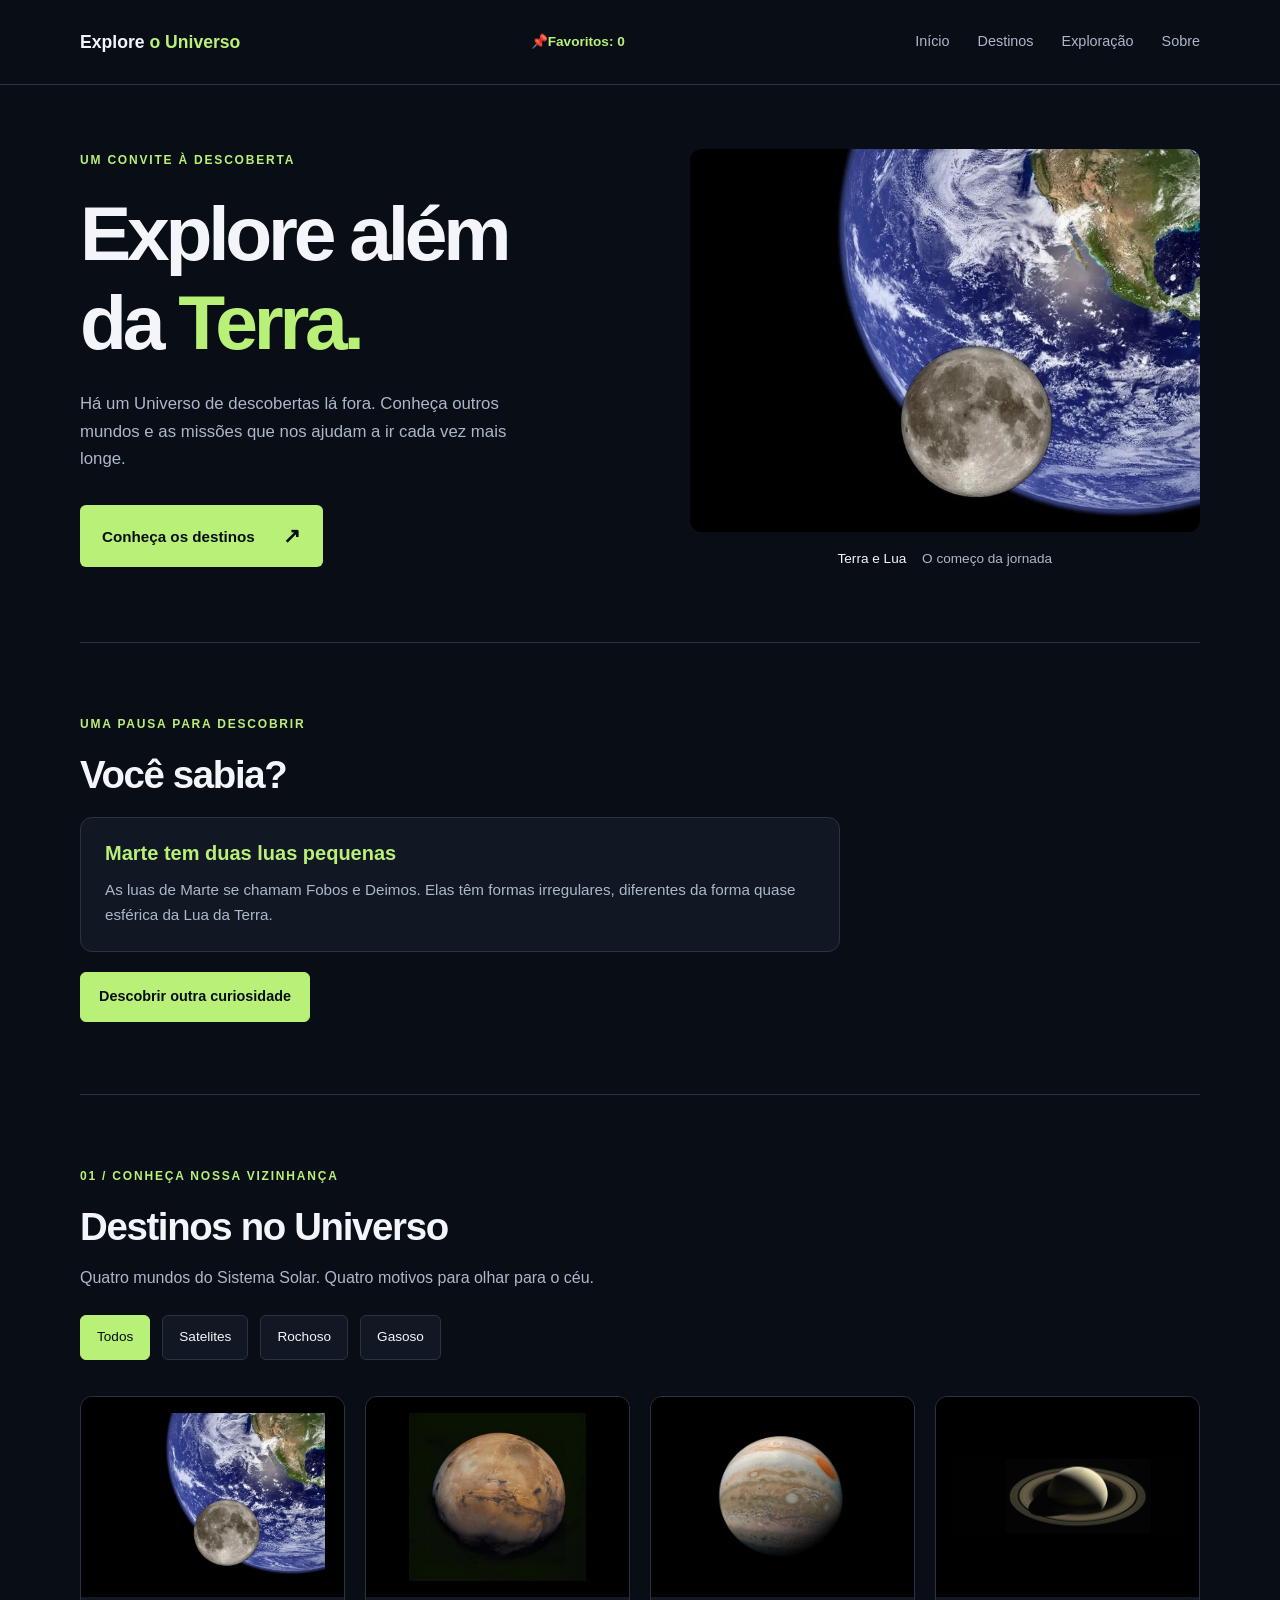
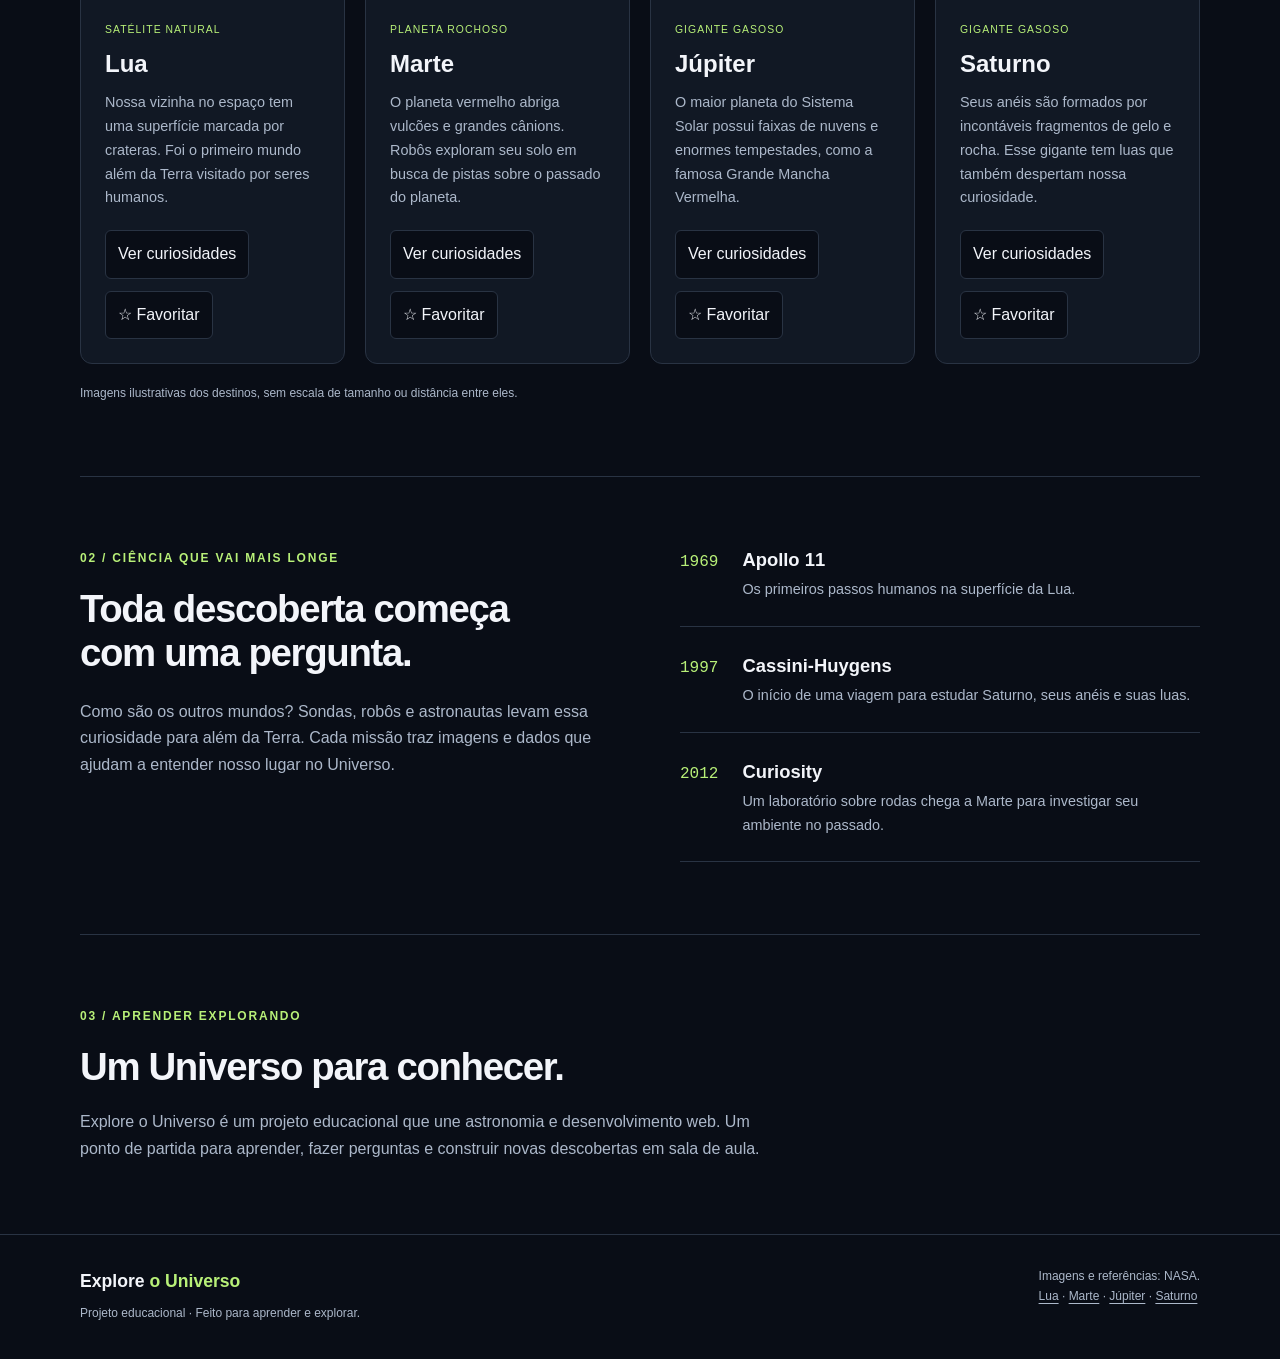
<file: versao5/index.html>
<!DOCTYPE html>
<html lang="pt-BR">
<head>
  <meta charset="UTF-8">
  <meta name="viewport" content="width=device-width, initial-scale=1.0">
  <meta name="description" content="Conheça a Lua, Marte, Júpiter e Saturno e descubra um pouco da história da exploração espacial.">
  <title>Explore o Universo</title>
  <link rel="stylesheet" href="css/estilos.css">
</head>
<body>
  <header class="cabecalho">
    <div class="container cabecalho-conteudo">
      <h1 class="marca"><a href="#inicio">Explore <span>o Universo</span></a></h1>

      <p class="contador-favoritos">
        📌Favoritos: <span id="quantidade-favoritos"> 0 </span>
      </p>

      <button type="button" class="botao-menu" aria-expanded="false" aria-controls="navegacao-principal">☰ Menu</button>

      <nav aria-label="Navegação principal" id="navegacao-principal" class="navegacao-principal">
        <ul class="menu">
          <li><a href="#inicio">Início</a></li>
          <li><a href="#destinos">Destinos</a></li>
          <li><a href="#exploracao">Exploração</a></li>
          <li><a href="#sobre">Sobre</a></li>
        </ul>
      </nav>
    </div>
  </header>

  <main>
    <section class="destaque container" id="inicio" aria-labelledby="titulo-destaque">
      <div class="destaque-texto">
        <p class="etiqueta">Um convite à descoberta</p>
        <h2 id="titulo-destaque">Explore além<br>da <span>Terra.</span></h2>
        <p class="introducao">Há um Universo de descobertas lá fora. Conheça outros mundos e as missões que nos ajudam a ir cada vez mais longe.</p>
        <a class="botao" href="#destinos">Conheça os destinos <span aria-hidden="true">↗</span></a>
      </div>
      <figure class="destaque-imagem">
        <img src="img/lua.webp" alt="Composição mostrando a Lua em primeiro plano e a Terra ao fundo." width="1000" height="750">
        <figcaption>Terra e Lua <span>O começo da jornada</span></figcaption>
      </figure>
    </section>

    <section class="curiosidade-universo secao container" aria-labelledby="titulo-secao-curiosidade">
        <p class="etiqueta">Uma pausa para descobrir</p>
        <h2 id="titulo-secao-curiosidade">Você sabia?</h2>

        <div class="painel-curiosidade">
          <h3 id="titulo-curiosidade-aleatoria"></h3>
          <p id="explicacao-curiosidade-aleatoria"></p>
        </div>

        <button type="button" class="botao-curiosidade-aleatoria"> Descobrir outra curiosidade </button>
    </section>

    <section class="destinos secao container" id="destinos" aria-labelledby="titulo-destinos">
      <p class="etiqueta">01 / Conheça nossa vizinhança</p>
      <h2 id="titulo-destinos">Destinos no Universo</h2>
      <p class="descricao-secao">Quatro mundos do Sistema Solar. Quatro motivos para olhar para o céu.</p>

      <div class="filtros-destinos" role="group" aria-label="Filtrar destinos por categoria">

        <button data-filtro="todos" type="button" aria-pressed="true" class="filtro-ativo">Todos</button>

        <button data-filtro="satelite" type="button" aria-pressed="false">Satelites</button>

        <button data-filtro="rochoso" type="button" aria-pressed="false">Rochoso</button>

        <button data-filtro="gasoso"type="button" aria-pressed="false">Gasoso</button>
      </div>

      <div class="grade-destinos">
        <article class="card-destino" data-categoria="satelite">
          <img src="img/lua.webp" alt="Lua com áreas claras e escuras, em uma composição com a Terra ao fundo." width="760" height="570">
          <div class="card-conteudo">
            <p class="categoria">Satélite natural</p>
            <h3>Lua</h3>
            <p class="descricao-card">Nossa vizinha no espaço tem uma superfície marcada por crateras. Foi o primeiro mundo além da Terra visitado por seres humanos.</p>

            <!-- Atributos aria-* 
             Recursos importantes para sinalizar/avisar ferramentas/tecnologias
             de acessibilidade sobre diferentes estados dos elementos da página -->
            <div class="acoes-card">
              <button type="button" class="botao-curiosidade" aria-expanded="false" aria-controls="S-lua">
                Ver curiosidades
              </button>
              <button type="button" class="botao-favorito" aria-pressed="false">
                ☆ Favoritar
              </button>
            </div>

            <p class="curiosidade" id="curiosidade-lua" hidden>
              A Lua leva aproximadamente 27 dias para dar uma volta ao redor da Terra.
            </p>
          </div>
        </article>

        <article class="card-destino" data-categoria="rochoso">
          <img src="img/marte.jpg" alt="Marte visto do espaço, com superfície em tons avermelhados." width="506" height="480">
          <div class="card-conteudo">
            <p class="categoria">Planeta rochoso</p>
            <h3>Marte</h3>
            <p class="descricao-card">O planeta vermelho abriga vulcões e grandes cânions. Robôs exploram seu solo em busca de pistas sobre o passado do planeta.</p>

            <div class="acoes-card">
              <button type="button" class="botao-curiosidade" aria-expanded="false" aria-controls="curiosidade-marte">
                Ver curiosidades
              </button>
              <button type="button" class="botao-favorito" aria-pressed="false">
                ☆ Favoritar
              </button>
            </div>

            <p class="curiosidade" id="curiosidade-marte" hidden>
              Um dia em Marte dura cerca de 24 horas e 40 minutos.
            </p>
          </div>
        </article>

        <article class="card-destino" data-categoria="gasoso">
          <img src="img/jupiter.jpg" alt="Júpiter com faixas de nuvens e uma grande tempestade oval." width="750" height="750">
          <div class="card-conteudo">
            <p class="categoria">Gigante gasoso</p>
            <h3>Júpiter</h3>
            <p class="descricao-card">O maior planeta do Sistema Solar possui faixas de nuvens e enormes tempestades, como a famosa Grande Mancha Vermelha.</p>
            <div class="acoes-card">
              <button type="button" class="botao-curiosidade" aria-expanded="false" aria-controls="curiosidade-jupiter">
                Ver curiosidades
              </button>
              <button type="button" class="botao-favorito" aria-pressed="false">
                ☆ Favoritar
              </button>
            </div>
            <p class="curiosidade" id="curiosidade-jupiter" hidden>
              Júpiter leva cerca de 12 anos terrestres para completar uma volta ao redor do Sol.
            </p>
          </div>
        </article>

        <article class="card-destino" data-categoria="gasoso">
          <img src="img/saturno.jpg" alt="Saturno envolvido por seus amplos anéis, contra o fundo escuro do espaço." width="960" height="320">
          <div class="card-conteudo">
            <p class="categoria">Gigante gasoso</p>
            <h3>Saturno</h3>
            <p class="descricao-card">Seus anéis são formados por incontáveis fragmentos de gelo e rocha. Esse gigante tem luas que também despertam nossa curiosidade.</p>

            <div class="acoes-card">
              <button type="button" class="botao-curiosidade" aria-expanded="false" aria-controls="curiosidade-saturno">
                Ver curiosidades
              </button>
              <button type="button" class="botao-favorito" aria-pressed="false">
                ☆ Favoritar
              </button>
            </div>
            <p class="curiosidade" id="curiosidade-saturno" hidden>
              Saturno leva aproximadamente 29 anos terrestres para completar uma volta ao redor do Sol.
            </p>

          </div>
        </article>
      </div>
      <p class="nota">Imagens ilustrativas dos destinos, sem escala de tamanho ou distância entre eles.</p>
    </section>

    <section class="exploracao secao container" id="exploracao" aria-labelledby="titulo-exploracao">
      <div>
        <p class="etiqueta">02 / Ciência que vai mais longe</p>
        <h2 id="titulo-exploracao">Toda descoberta começa com uma pergunta.</h2>
        <p>Como são os outros mundos? Sondas, robôs e astronautas levam essa curiosidade para além da Terra. Cada missão traz imagens e dados que ajudam a entender nosso lugar no Universo.</p>
      </div>
      <ol class="missoes" aria-label="Marcos da exploração espacial">
        <li><span class="ano">1969</span><div><h3>Apollo 11</h3><p>Os primeiros passos humanos na superfície da Lua.</p></div></li>
        <li><span class="ano">1997</span><div><h3>Cassini-Huygens</h3><p>O início de uma viagem para estudar Saturno, seus anéis e suas luas.</p></div></li>
        <li><span class="ano">2012</span><div><h3>Curiosity</h3><p>Um laboratório sobre rodas chega a Marte para investigar seu ambiente no passado.</p></div></li>
      </ol>
    </section>

    <section class="sobre secao container" id="sobre" aria-labelledby="titulo-sobre">
      <p class="etiqueta">03 / Aprender explorando</p>
      <h2 id="titulo-sobre">Um Universo para conhecer.</h2>
      <p>Explore o Universo é um projeto educacional que une astronomia e desenvolvimento web. Um ponto de partida para aprender, fazer perguntas e construir novas descobertas em sala de aula.</p>
    </section>
  </main>

  <footer class="rodape">
    <div class="container rodape-conteudo">
      <div><p class="marca">Explore <span>o Universo</span></p><p class="texto-rodape">Projeto educacional · Feito para aprender e explorar.</p></div>
      <p class="creditos">Imagens e referências: NASA.<br>
        <a href="https://science.nasa.gov/moon/">Lua</a> ·
        <a href="https://science.nasa.gov/mars/">Marte</a> ·
        <a href="https://science.nasa.gov/jupiter/">Júpiter</a> ·
        <a href="https://science.nasa.gov/saturn/">Saturno</a>
      </p>
    </div>
  </footer>

  <script src="js/script.js"></script>  

</body>
</html>
</file>
<file: versao1/css/estilos.css>
/* Mobile First: estilos-base para telas pequenas. */
:root {
  --fundo: #090d16;
  --superficie: #111824;
  --texto: #f3f5fa;
  --texto-suave: #acb8ca;
  --destaque: #b8f078;
  --borda: #293343;
}

html {
  scroll-behavior: smooth;
}

* {
  box-sizing: border-box;
}

body {
  margin: 0;
  background: var(--fundo);
  color: var(--texto);
  font-family: Arial, Helvetica, sans-serif;
  line-height: 1.65;
}

a {
  color: inherit;
}
img {
  display: block;
  max-width: 100%;
  height: auto;
}
h1,
h2,
h3,
p,
figure {
  margin: 0;
}
h1,
h2,
h3 {
  line-height: 1.15;
}
p {
  color: var(--texto-suave);
}
section {
  scroll-margin-top: 120px;
}

.container {
  width: min(1120px, 90%);
  margin-inline: auto;
}
.secao {
  padding-block: 48px;
}
.etiqueta {
  margin-bottom: 18px;
  color: var(--destaque);
  font-size: 0.75rem;
  font-weight: 700;
  letter-spacing: 0.15em;
  text-transform: uppercase;
}
h2 {
  font-size: clamp(1.8rem, 3vw, 2.6rem);
  letter-spacing: -0.035em;
}
.descricao-secao {
  margin-top: 16px;
}

/* Navegação: os links continuam visíveis e quebram de linha no celular. */
.cabecalho {
  position: sticky;
  top: 0;
  z-index: 10;
  border-bottom: 1px solid var(--borda);
  background: var(--fundo);
}
.cabecalho-conteudo {
  display: flex;
  justify-content: space-between;
  align-items: center;
  flex-wrap: wrap;
  gap: 12px;
  padding-block: 20px;
}
.marca {
  color: var(--texto);
  font-size: 1.1rem;
  font-weight: 700;
  text-decoration: none;
}
.marca a {
  text-decoration: none;
}
.marca span {
  color: var(--destaque);
}
.menu {
  display: flex;
  flex-wrap: wrap;
  gap: 8px 20px;
  margin: 0;
  padding: 0;
  list-style: none;
}
.menu a {
  display: inline-block;
  padding-block: 6px;
  color: var(--texto-suave);
  font-size: 0.9rem;
  text-decoration: none;
}
.menu a:hover,
.creditos a:hover {
  color: var(--destaque);
}
a:focus-visible, button:focus-visible {
  outline: 3px solid var(--destaque);
  outline-offset: 5px;
  border-radius: 3px;
}




/* Destaque: a mesma imagem local da Lua também aparece no primeiro card. */
.destaque {
  display: flex;
  flex-direction: column;
  gap: 36px;
  padding-block: 48px;
}
.destaque h2 {
  font-size: clamp(3rem, 6vw, 5.1rem);
  letter-spacing: -0.055em;
}
.destaque h2 span {
  color: var(--destaque);
}
.introducao {
  max-width: 440px;
  margin-top: 24px;
  font-size: 1.05rem;
}
.botao {
  display: inline-flex;
  align-items: center;
  gap: 28px;
  margin-top: 32px;
  padding: 14px 22px;
  border-radius: 6px;
  background: var(--destaque);
  color: var(--fundo);
  font-size: 0.95rem;
  font-weight: 700;
  text-decoration: none;
}
.botao:hover {
  background: #d0ffa0;
}
.botao span {
  font-size: 1.3rem;
}
.destaque-imagem {
  width: 85%;
  max-width: 340px;
  margin-inline: auto;
}
.destaque-imagem img {
  width: 100%;
  border-radius: 12px;
}
.destaque-imagem figcaption {
  margin-top: 16px;
  text-align: center;
  font-size: 0.85rem;
}
.destaque-imagem figcaption span {
  margin-left: 12px;
  color: var(--texto-suave);
}

/* Cards estáticos: uma estrutura igual para os quatro destinos. */
.destinos {
  border-top: 1px solid var(--borda);
}
.grade-destinos {
  display: flex;
  flex-wrap: wrap;
  gap: 20px;
  margin-top: 36px;
}
.card-destino {
  flex: 0 1 100%;
  min-width: 0;
  overflow: hidden;
  border: 1px solid var(--borda);
  border-radius: 12px;
  background: var(--superficie);
}
.card-destino > img {
  width: 100%;
  height: 240px;
  padding: 16px;
  object-fit: contain;
  background: #000;
}
.card-conteudo {
  padding: 24px;
}
.categoria {
  margin-bottom: 12px;
  color: var(--destaque);
  font-size: 0.65rem;
  letter-spacing: 0.1em;
  text-transform: uppercase;
}
.card-conteudo h3 {
  margin-bottom: 14px;
  font-size: 1.5rem;
}

.descricao-card, .curiosidade {
  font-size: 0.9rem;
}

.acoes-card {
  display: flex;
  flex-wrap: wrap;
  gap: 12px;
  margin-top: 20px;
}

.acoes-card button {
  padding: 10px 12px;
  min-height: 44px;
  border: solid 1px var(--borda);
  border-radius: 6px;
  background: var(--fundo);
  color: var(--texto);
  font-size: 0.85rem;
  cursor: pointer;
  font: inherit;
}

.acoes-card button:hover {
  background: var(--borda);
}

.curiosidade {
  margin-top: 20px;
  padding-top: 20px;
  border-top: 1px solid var(--borda);
}

.card-destino.favoritado {
  border-color: var(--destaque);
}

.favoritado .botao-favorito {
  border-color: var(--destaque);
  background: var(--fundo);
  color: var(--destaque);
}

.nota {
  margin-top: 20px;
  font-size: 0.75rem;
}

/* Conteúdo introdutório e marcos das missões. */
.exploracao {
  display: flex;
  flex-direction: column;
  gap: 36px;
  border-top: 1px solid var(--borda);
}
.exploracao h2 {
  max-width: 450px;
  margin-bottom: 24px;
}
.missoes {
  display: flex;
  flex-direction: column;
  gap: 28px;
  margin: 0;
  padding: 0;
  list-style: none;
}
.missoes li {
  display: flex;
  align-items: baseline;
  gap: 24px;
  border-bottom: 1px solid var(--borda);
  padding-bottom: 24px;
}
.ano {
  color: var(--destaque);
  font-family: monospace;
  font-size: 1rem;
}
.missoes h3 {
  margin-bottom: 8px;
  font-size: 1.15rem;
}
.missoes p {
  font-size: 0.9rem;
}
.sobre {
  border-top: 1px solid var(--borda);
}
.sobre > p:last-child {
  max-width: 710px;
  margin-top: 20px;
}
.rodape {
  border-top: 1px solid var(--borda);
  padding-block: 32px;
}
.rodape-conteudo {
  display: flex;
  justify-content: space-between;
  flex-wrap: wrap;
  gap: 24px;
}
.texto-rodape,
.creditos {
  font-size: 0.75rem;
}
.rodape .marca {
  margin-bottom: 8px;
}
.creditos a {
  text-underline-offset: 3px;
}

/* Tablet: duas colunas, descontando o espaço entre os cards. */
@media (min-width: 600px) {
  .cabecalho-conteudo {
    gap: 20px;
    padding-block: 24px;
  }
  .menu {
    gap: 12px 28px;
  }
  .secao {
    padding-block: 72px;
  }
  .destaque {
    flex-direction: row;
    align-items: center;
    gap: 24px;
    padding-block: 64px 72px;
  }
  .destaque-texto {
    flex: 1.1;
    min-width: 0;
  }
  .destaque-imagem {
    flex: 1;
    min-width: 0;
    width: auto;
    max-width: none;
    margin-inline: 0;
  }
  .card-destino {
    flex-basis: calc((100% - 20px) / 2);
  }
  .card-destino > img {
    height: 200px;
  }
  .exploracao {
    flex-direction: row;
  }
  .exploracao > div,
  .exploracao > .missoes {
    flex: 1;
    min-width: 0;
  }
}

/* Computador: quatro cards por linha e mais espaço entre os blocos. */
@media (min-width: 951px) {
  .card-destino {
    flex-basis: calc((100% - 60px) / 4);
  }
  .destaque {
    gap: 48px;
  }
  .exploracao {
    gap: 80px;
  }
}


/* Acessibilidade: respeita a preferência do usuário por menos movimento. */
@media (prefers-reduced-motion: reduce) {
  html {
    scroll-behavior: auto;
  }
}
</file>
<file: versao2/css/estilos.css>
/* Mobile First: estilos-base para telas pequenas. */
:root {
  --fundo: #090d16;
  --superficie: #111824;
  --texto: #f3f5fa;
  --texto-suave: #acb8ca;
  --destaque: #b8f078;
  --borda: #293343;
}

html {
  scroll-behavior: smooth;
}

* {
  box-sizing: border-box;
}

body {
  margin: 0;
  background: var(--fundo);
  color: var(--texto);
  font-family: Arial, Helvetica, sans-serif;
  line-height: 1.65;
}

a {
  color: inherit;
}
img {
  display: block;
  max-width: 100%;
  height: auto;
}
h1,
h2,
h3,
p,
figure {
  margin: 0;
}
h1,
h2,
h3 {
  line-height: 1.15;
}
p {
  color: var(--texto-suave);
}
section {
  scroll-margin-top: 120px;
}

.container {
  width: min(1120px, 90%);
  margin-inline: auto;
}
.secao {
  padding-block: 48px;
}
.etiqueta {
  margin-bottom: 18px;
  color: var(--destaque);
  font-size: 0.75rem;
  font-weight: 700;
  letter-spacing: 0.15em;
  text-transform: uppercase;
}
h2 {
  font-size: clamp(1.8rem, 3vw, 2.6rem);
  letter-spacing: -0.035em;
}
.descricao-secao {
  margin-top: 16px;
}

/* Navegação: os links continuam visíveis e quebram de linha no celular. */
.cabecalho {
  position: sticky;
  top: 0;
  z-index: 10;
  border-bottom: 1px solid var(--borda);
  background: var(--fundo);
}
.cabecalho-conteudo {
  display: flex;
  justify-content: space-between;
  align-items: center;
  flex-wrap: wrap;
  gap: 12px;
  padding-block: 20px;
}
.marca {
  color: var(--texto);
  font-size: 1.1rem;
  font-weight: 700;
  text-decoration: none;
}
.marca a {
  text-decoration: none;
}
.marca span {
  color: var(--destaque);
}
.menu {
  display: flex;
  flex-wrap: wrap;
  gap: 8px 20px;
  margin: 0;
  padding: 0;
  list-style: none;
}
.menu a {
  display: inline-block;
  padding-block: 6px;
  color: var(--texto-suave);
  font-size: 0.9rem;
  text-decoration: none;
}
.menu a:hover,
.creditos a:hover {
  color: var(--destaque);
}
a:focus-visible, button:focus-visible {
  outline: 3px solid var(--destaque);
  outline-offset: 5px;
  border-radius: 3px;
}




/* Destaque: a mesma imagem local da Lua também aparece no primeiro card. */
.destaque {
  display: flex;
  flex-direction: column;
  gap: 36px;
  padding-block: 48px;
}
.destaque h2 {
  font-size: clamp(3rem, 6vw, 5.1rem);
  letter-spacing: -0.055em;
}
.destaque h2 span {
  color: var(--destaque);
}
.introducao {
  max-width: 440px;
  margin-top: 24px;
  font-size: 1.05rem;
}
.botao {
  display: inline-flex;
  align-items: center;
  gap: 28px;
  margin-top: 32px;
  padding: 14px 22px;
  border-radius: 6px;
  background: var(--destaque);
  color: var(--fundo);
  font-size: 0.95rem;
  font-weight: 700;
  text-decoration: none;
}
.botao:hover {
  background: #d0ffa0;
}
.botao span {
  font-size: 1.3rem;
}
.destaque-imagem {
  width: 85%;
  max-width: 340px;
  margin-inline: auto;
}
.destaque-imagem img {
  width: 100%;
  border-radius: 12px;
}
.destaque-imagem figcaption {
  margin-top: 16px;
  text-align: center;
  font-size: 0.85rem;
}
.destaque-imagem figcaption span {
  margin-left: 12px;
  color: var(--texto-suave);
}

/* Cards estáticos: uma estrutura igual para os quatro destinos. */
.destinos {
  border-top: 1px solid var(--borda);
}

.filtros-destinos {
  display: flex;
  flex-wrap: wrap;
  gap: 12px;
  margin-top: 24px;
}

.filtros-destinos button {
  padding: 10px 16px;
  min-height: 44px;
  border: 1px solid var(--borda);
  border-radius: 6px;
  background: var(--superficie);
  color: var(--texto);
  font: inherit;
  font-size: 0.85rem;
  cursor: pointer;
}

.filtros-destinos button:hover {
  border-color: var(--destaque);
}

.filtros-destinos .filtro-ativo {
  border-color: var(--destaque);
  background: var(--destaque);
  color: var(--fundo);
}

.grade-destinos {
  display: flex;
  flex-wrap: wrap;
  gap: 20px;
  margin-top: 36px;
}
.card-destino {
  flex: 0 1 100%;
  min-width: 0;
  overflow: hidden;
  border: 1px solid var(--borda);
  border-radius: 12px;
  background: var(--superficie);
}
.card-destino > img {
  width: 100%;
  height: 240px;
  padding: 16px;
  object-fit: contain;
  background: #000;
}
.card-conteudo {
  padding: 24px;
}
.categoria {
  margin-bottom: 12px;
  color: var(--destaque);
  font-size: 0.65rem;
  letter-spacing: 0.1em;
  text-transform: uppercase;
}
.card-conteudo h3 {
  margin-bottom: 14px;
  font-size: 1.5rem;
}

.descricao-card, .curiosidade {
  font-size: 0.9rem;
}

.acoes-card {
  display: flex;
  flex-wrap: wrap;
  gap: 12px;
  margin-top: 20px;
}

.acoes-card button {
  padding: 10px 12px;
  min-height: 44px;
  border: solid 1px var(--borda);
  border-radius: 6px;
  background: var(--fundo);
  color: var(--texto);
  font-size: 0.85rem;
  cursor: pointer;
  font: inherit;
}

.acoes-card button:hover {
  background: var(--borda);
}

.curiosidade {
  margin-top: 20px;
  padding-top: 20px;
  border-top: 1px solid var(--borda);
}

.card-destino.favoritado {
  border-color: var(--destaque);
}

.favoritado .botao-favorito {
  border-color: var(--destaque);
  background: var(--fundo);
  color: var(--destaque);
}

.nota {
  margin-top: 20px;
  font-size: 0.75rem;
}

/* Conteúdo introdutório e marcos das missões. */
.exploracao {
  display: flex;
  flex-direction: column;
  gap: 36px;
  border-top: 1px solid var(--borda);
}
.exploracao h2 {
  max-width: 450px;
  margin-bottom: 24px;
}
.missoes {
  display: flex;
  flex-direction: column;
  gap: 28px;
  margin: 0;
  padding: 0;
  list-style: none;
}
.missoes li {
  display: flex;
  align-items: baseline;
  gap: 24px;
  border-bottom: 1px solid var(--borda);
  padding-bottom: 24px;
}
.ano {
  color: var(--destaque);
  font-family: monospace;
  font-size: 1rem;
}
.missoes h3 {
  margin-bottom: 8px;
  font-size: 1.15rem;
}
.missoes p {
  font-size: 0.9rem;
}
.sobre {
  border-top: 1px solid var(--borda);
}
.sobre > p:last-child {
  max-width: 710px;
  margin-top: 20px;
}
.rodape {
  border-top: 1px solid var(--borda);
  padding-block: 32px;
}
.rodape-conteudo {
  display: flex;
  justify-content: space-between;
  flex-wrap: wrap;
  gap: 24px;
}
.texto-rodape,
.creditos {
  font-size: 0.75rem;
}
.rodape .marca {
  margin-bottom: 8px;
}
.creditos a {
  text-underline-offset: 3px;
}

/* Tablet: duas colunas, descontando o espaço entre os cards. */
@media (min-width: 600px) {
  .cabecalho-conteudo {
    gap: 20px;
    padding-block: 24px;
  }
  .menu {
    gap: 12px 28px;
  }
  .secao {
    padding-block: 72px;
  }
  .destaque {
    flex-direction: row;
    align-items: center;
    gap: 24px;
    padding-block: 64px 72px;
  }
  .destaque-texto {
    flex: 1.1;
    min-width: 0;
  }
  .destaque-imagem {
    flex: 1;
    min-width: 0;
    width: auto;
    max-width: none;
    margin-inline: 0;
  }
  .card-destino {
    flex-basis: calc((100% - 20px) / 2);
  }
  .card-destino > img {
    height: 200px;
  }
  .exploracao {
    flex-direction: row;
  }
  .exploracao > div,
  .exploracao > .missoes {
    flex: 1;
    min-width: 0;
  }
}

/* Computador: quatro cards por linha e mais espaço entre os blocos. */
@media (min-width: 951px) {
  .card-destino {
    flex-basis: calc((100% - 60px) / 4);
  }
  .destaque {
    gap: 48px;
  }
  .exploracao {
    gap: 80px;
  }
}


/* Acessibilidade: respeita a preferência do usuário por menos movimento. */
@media (prefers-reduced-motion: reduce) {
  html {
    scroll-behavior: auto;
  }
}
</file>
<file: versao3/css/estilos.css>
/* Mobile First: estilos-base para telas pequenas. */
:root {
  --fundo: #090d16;
  --superficie: #111824;
  --texto: #f3f5fa;
  --texto-suave: #acb8ca;
  --destaque: #b8f078;
  --borda: #293343;
}

html {
  scroll-behavior: smooth;
}

* {
  box-sizing: border-box;
}

body {
  margin: 0;
  background: var(--fundo);
  color: var(--texto);
  font-family: Arial, Helvetica, sans-serif;
  line-height: 1.65;
}

a {
  color: inherit;
}
img {
  display: block;
  max-width: 100%;
  height: auto;
}
h1,
h2,
h3,
p,
figure {
  margin: 0;
}
h1,
h2,
h3 {
  line-height: 1.15;
}
p {
  color: var(--texto-suave);
}
section {
  scroll-margin-top: 120px;
}

.container {
  width: min(1120px, 90%);
  margin-inline: auto;
}
.secao {
  padding-block: 48px;
}
.etiqueta {
  margin-bottom: 18px;
  color: var(--destaque);
  font-size: 0.75rem;
  font-weight: 700;
  letter-spacing: 0.15em;
  text-transform: uppercase;
}
h2 {
  font-size: clamp(1.8rem, 3vw, 2.6rem);
  letter-spacing: -0.035em;
}
.descricao-secao {
  margin-top: 16px;
}

/* Navegação: os links continuam visíveis e quebram de linha no celular. */
.cabecalho {
  position: sticky;
  top: 0;
  z-index: 10;
  border-bottom: 1px solid var(--borda);
  background: var(--fundo);
}
.cabecalho-conteudo {
  display: flex;
  justify-content: space-between;
  align-items: center;
  flex-wrap: wrap;
  gap: 12px;
  padding-block: 20px;
}
.marca {
  color: var(--texto);
  font-size: 1.1rem;
  font-weight: 700;
  text-decoration: none;
}
.marca a {
  text-decoration: none;
}
.marca span {
  color: var(--destaque);
}

.botao-menu {
  padding: 10px 16px;
  min-width: 80px;
  min-height: 44px;
  border: 1px solid var(--destaque);
  border-radius: 6px;
  background: var(--destaque);
  color: var(--fundo);
  font: inherit;
  font-size: 0.85rem;
  font-weight: 700;
  cursor: pointer;
}
.botao-menu:hover {
  background: #d0ffa0;
}

/* V3: a navegação começa fechada e ocupa uma linha própria quando aberta. */
.navegacao-principal {
  display: none;
  flex-basis: 100%;
}
.navegacao-principal.menu-aberto {
  display: block;
}

.menu {
  display: flex;
  flex-wrap: wrap;
  gap: 8px 20px;
  margin: 0;
  padding: 0;
  list-style: none;
}
.menu a {
  display: inline-block;
  padding-block: 6px;
  color: var(--texto-suave);
  font-size: 0.9rem;
  text-decoration: none;
}
.menu a:hover,
.creditos a:hover {
  color: var(--destaque);
}
a:focus-visible, button:focus-visible {
  outline: 3px solid var(--destaque);
  outline-offset: 5px;
  border-radius: 3px;
}




/* Destaque: a mesma imagem local da Lua também aparece no primeiro card. */
.destaque {
  display: flex;
  flex-direction: column;
  gap: 36px;
  padding-block: 48px;
}
.destaque h2 {
  font-size: clamp(3rem, 6vw, 5.1rem);
  letter-spacing: -0.055em;
}
.destaque h2 span {
  color: var(--destaque);
}
.introducao {
  max-width: 440px;
  margin-top: 24px;
  font-size: 1.05rem;
}
.botao {
  display: inline-flex;
  align-items: center;
  gap: 28px;
  margin-top: 32px;
  padding: 14px 22px;
  border-radius: 6px;
  background: var(--destaque);
  color: var(--fundo);
  font-size: 0.95rem;
  font-weight: 700;
  text-decoration: none;
}
.botao:hover {
  background: #d0ffa0;
}
.botao span {
  font-size: 1.3rem;
}
.destaque-imagem {
  width: 85%;
  max-width: 340px;
  margin-inline: auto;
}
.destaque-imagem img {
  width: 100%;
  border-radius: 12px;
}
.destaque-imagem figcaption {
  margin-top: 16px;
  text-align: center;
  font-size: 0.85rem;
}
.destaque-imagem figcaption span {
  margin-left: 12px;
  color: var(--texto-suave);
}

/* Cards estáticos: uma estrutura igual para os quatro destinos. */
.destinos {
  border-top: 1px solid var(--borda);
}

.filtros-destinos {
  display: flex;
  flex-wrap: wrap;
  gap: 12px;
  margin-top: 24px;
}

.filtros-destinos button {
  padding: 10px 16px;
  min-height: 44px;
  border: 1px solid var(--borda);
  border-radius: 6px;
  background: var(--superficie);
  color: var(--texto);
  font: inherit;
  font-size: 0.85rem;
  cursor: pointer;
}

.filtros-destinos button:hover {
  border-color: var(--destaque);
}

.filtros-destinos .filtro-ativo {
  border-color: var(--destaque);
  background: var(--destaque);
  color: var(--fundo);
}

.grade-destinos {
  display: flex;
  flex-wrap: wrap;
  gap: 20px;
  margin-top: 36px;
}
.card-destino {
  flex: 0 1 100%;
  min-width: 0;
  overflow: hidden;
  border: 1px solid var(--borda);
  border-radius: 12px;
  background: var(--superficie);
}
.card-destino > img {
  width: 100%;
  height: 240px;
  padding: 16px;
  object-fit: contain;
  background: #000;
}
.card-conteudo {
  padding: 24px;
}
.categoria {
  margin-bottom: 12px;
  color: var(--destaque);
  font-size: 0.65rem;
  letter-spacing: 0.1em;
  text-transform: uppercase;
}
.card-conteudo h3 {
  margin-bottom: 14px;
  font-size: 1.5rem;
}

.descricao-card, .curiosidade {
  font-size: 0.9rem;
}

.acoes-card {
  display: flex;
  flex-wrap: wrap;
  gap: 12px;
  margin-top: 20px;
}

.acoes-card button {
  padding: 10px 12px;
  min-height: 44px;
  border: solid 1px var(--borda);
  border-radius: 6px;
  background: var(--fundo);
  color: var(--texto);
  font-size: 0.85rem;
  cursor: pointer;
  font: inherit;
}

.acoes-card button:hover {
  background: var(--borda);
}

.curiosidade {
  margin-top: 20px;
  padding-top: 20px;
  border-top: 1px solid var(--borda);
}

.card-destino.favoritado {
  border-color: var(--destaque);
}

.favoritado .botao-favorito {
  border-color: var(--destaque);
  background: var(--fundo);
  color: var(--destaque);
}

.nota {
  margin-top: 20px;
  font-size: 0.75rem;
}

/* Conteúdo introdutório e marcos das missões. */
.exploracao {
  display: flex;
  flex-direction: column;
  gap: 36px;
  border-top: 1px solid var(--borda);
}
.exploracao h2 {
  max-width: 450px;
  margin-bottom: 24px;
}
.missoes {
  display: flex;
  flex-direction: column;
  gap: 28px;
  margin: 0;
  padding: 0;
  list-style: none;
}
.missoes li {
  display: flex;
  align-items: baseline;
  gap: 24px;
  border-bottom: 1px solid var(--borda);
  padding-bottom: 24px;
}
.ano {
  color: var(--destaque);
  font-family: monospace;
  font-size: 1rem;
}
.missoes h3 {
  margin-bottom: 8px;
  font-size: 1.15rem;
}
.missoes p {
  font-size: 0.9rem;
}
.sobre {
  border-top: 1px solid var(--borda);
}
.sobre > p:last-child {
  max-width: 710px;
  margin-top: 20px;
}
.rodape {
  border-top: 1px solid var(--borda);
  padding-block: 32px;
}
.rodape-conteudo {
  display: flex;
  justify-content: space-between;
  flex-wrap: wrap;
  gap: 24px;
}
.texto-rodape,
.creditos {
  font-size: 0.75rem;
}
.rodape .marca {
  margin-bottom: 8px;
}
.creditos a {
  text-underline-offset: 3px;
}

/* Tablet: duas colunas, descontando o espaço entre os cards. */
@media (min-width: 600px) {
  .cabecalho-conteudo {
    gap: 20px;
    padding-block: 24px;
  }
  .menu {
    gap: 12px 28px;
  }
  .secao {
    padding-block: 72px;
  }
  .destaque {
    flex-direction: row;
    align-items: center;
    gap: 24px;
    padding-block: 64px 72px;
  }
  .destaque-texto {
    flex: 1.1;
    min-width: 0;
  }
  .destaque-imagem {
    flex: 1;
    min-width: 0;
    width: auto;
    max-width: none;
    margin-inline: 0;
  }
  .card-destino {
    flex-basis: calc((100% - 20px) / 2);
  }
  .card-destino > img {
    height: 200px;
  }
  .exploracao {
    flex-direction: row;
  }
  .exploracao > div,
  .exploracao > .missoes {
    flex: 1;
    min-width: 0;
  }
}

/* Computador: quatro cards por linha e mais espaço entre os blocos. */
@media (min-width: 951px) {
  .botao-menu {
    display: none;
  }
  .navegacao-principal {
    display: block;
    flex-basis: auto;
  }
  .card-destino {
    flex-basis: calc((100% - 60px) / 4);
  }
  .destaque {
    gap: 48px;
  }
  .exploracao {
    gap: 80px;
  }
}

/* Acessibilidade: respeita a preferência do usuário por menos movimento. */
@media (prefers-reduced-motion: reduce) {
  html {
    scroll-behavior: auto;
  }
}
</file>
<file: versao4/css/estilos.css>
/* Mobile First: estilos-base para telas pequenas. */
:root {
  --fundo: #090d16;
  --superficie: #111824;
  --texto: #f3f5fa;
  --texto-suave: #acb8ca;
  --destaque: #b8f078;
  --borda: #293343;
}

html {
  scroll-behavior: smooth;
}

* {
  box-sizing: border-box;
}

body {
  margin: 0;
  background: var(--fundo);
  color: var(--texto);
  font-family: Arial, Helvetica, sans-serif;
  line-height: 1.65;
}

a {
  color: inherit;
}
img {
  display: block;
  max-width: 100%;
  height: auto;
}
h1,
h2,
h3,
p,
figure {
  margin: 0;
}
h1,
h2,
h3 {
  line-height: 1.15;
}
p {
  color: var(--texto-suave);
}
section {
  scroll-margin-top: 120px;
}

.container {
  width: min(1120px, 90%);
  margin-inline: auto;
}
.secao {
  padding-block: 48px;
}
.etiqueta {
  margin-bottom: 18px;
  color: var(--destaque);
  font-size: 0.75rem;
  font-weight: 700;
  letter-spacing: 0.15em;
  text-transform: uppercase;
}
h2 {
  font-size: clamp(1.8rem, 3vw, 2.6rem);
  letter-spacing: -0.035em;
}
.descricao-secao {
  margin-top: 16px;
}

/* Navegação: os links continuam visíveis e quebram de linha no celular. */
.cabecalho {
  position: sticky;
  top: 0;
  z-index: 10;
  border-bottom: 1px solid var(--borda);
  background: var(--fundo);
}
.cabecalho-conteudo {
  display: flex;
  justify-content: space-between;
  align-items: center;
  flex-wrap: wrap;
  gap: 12px;
  padding-block: 20px;
}
.marca {
  color: var(--texto);
  font-size: 1.1rem;
  font-weight: 700;
  text-decoration: none;
}
.marca a {
  text-decoration: none;
}
.marca span {
  color: var(--destaque);
}

.contador-favoritos {
  color: var(--destaque);
  font-size: 0.85rem;
  font-weight: 700;
}

/* V4: quando aberta, a navegação aparece após o contador. */
.cabecalho-conteudo .navegacao-principal {
  order: 2;
}

.botao-menu {
  padding: 10px 16px;
  min-width: 80px;
  min-height: 44px;
  border: 1px solid var(--destaque);
  border-radius: 6px;
  background: var(--destaque);
  color: var(--fundo);
  font: inherit;
  font-size: 0.85rem;
  font-weight: 700;
  cursor: pointer;
}
.botao-menu:hover {
  background: #d0ffa0;
}

/* V3: a navegação começa fechada e ocupa uma linha própria quando aberta. */
.navegacao-principal {
  display: none;
  flex-basis: 100%;
}
.navegacao-principal.menu-aberto {
  display: block;
}

.menu {
  display: flex;
  flex-wrap: wrap;
  gap: 8px 20px;
  margin: 0;
  padding: 0;
  list-style: none;
}
.menu a {
  display: inline-block;
  padding-block: 6px;
  color: var(--texto-suave);
  font-size: 0.9rem;
  text-decoration: none;
}
.menu a:hover,
.creditos a:hover {
  color: var(--destaque);
}
a:focus-visible, button:focus-visible {
  outline: 3px solid var(--destaque);
  outline-offset: 5px;
  border-radius: 3px;
}




/* Destaque: a mesma imagem local da Lua também aparece no primeiro card. */
.destaque {
  display: flex;
  flex-direction: column;
  gap: 36px;
  padding-block: 48px;
}
.destaque h2 {
  font-size: clamp(3rem, 6vw, 5.1rem);
  letter-spacing: -0.055em;
}
.destaque h2 span {
  color: var(--destaque);
}
.introducao {
  max-width: 440px;
  margin-top: 24px;
  font-size: 1.05rem;
}
.botao {
  display: inline-flex;
  align-items: center;
  gap: 28px;
  margin-top: 32px;
  padding: 14px 22px;
  border-radius: 6px;
  background: var(--destaque);
  color: var(--fundo);
  font-size: 0.95rem;
  font-weight: 700;
  text-decoration: none;
}
.botao:hover {
  background: #d0ffa0;
}
.botao span {
  font-size: 1.3rem;
}
.destaque-imagem {
  width: 85%;
  max-width: 340px;
  margin-inline: auto;
}
.destaque-imagem img {
  width: 100%;
  border-radius: 12px;
}
.destaque-imagem figcaption {
  margin-top: 16px;
  text-align: center;
  font-size: 0.85rem;
}
.destaque-imagem figcaption span {
  margin-left: 12px;
  color: var(--texto-suave);
}

/* Cards estáticos: uma estrutura igual para os quatro destinos. */
.destinos {
  border-top: 1px solid var(--borda);
}

.filtros-destinos {
  display: flex;
  flex-wrap: wrap;
  gap: 12px;
  margin-top: 24px;
}

.filtros-destinos button {
  padding: 10px 16px;
  min-height: 44px;
  border: 1px solid var(--borda);
  border-radius: 6px;
  background: var(--superficie);
  color: var(--texto);
  font: inherit;
  font-size: 0.85rem;
  cursor: pointer;
}

.filtros-destinos button:hover {
  border-color: var(--destaque);
}

.filtros-destinos .filtro-ativo {
  border-color: var(--destaque);
  background: var(--destaque);
  color: var(--fundo);
}

.grade-destinos {
  display: flex;
  flex-wrap: wrap;
  gap: 20px;
  margin-top: 36px;
}
.card-destino {
  flex: 0 1 100%;
  min-width: 0;
  overflow: hidden;
  border: 1px solid var(--borda);
  border-radius: 12px;
  background: var(--superficie);
}
.card-destino > img {
  width: 100%;
  height: 240px;
  padding: 16px;
  object-fit: contain;
  background: #000;
}
.card-conteudo {
  padding: 24px;
}
.categoria {
  margin-bottom: 12px;
  color: var(--destaque);
  font-size: 0.65rem;
  letter-spacing: 0.1em;
  text-transform: uppercase;
}
.card-conteudo h3 {
  margin-bottom: 14px;
  font-size: 1.5rem;
}

.descricao-card, .curiosidade {
  font-size: 0.9rem;
}

.acoes-card {
  display: flex;
  flex-wrap: wrap;
  gap: 12px;
  margin-top: 20px;
}

.acoes-card button {
  padding: 10px 12px;
  min-height: 44px;
  border: solid 1px var(--borda);
  border-radius: 6px;
  background: var(--fundo);
  color: var(--texto);
  font-size: 0.85rem;
  cursor: pointer;
  font: inherit;
}

.acoes-card button:hover {
  background: var(--borda);
}

.curiosidade {
  margin-top: 20px;
  padding-top: 20px;
  border-top: 1px solid var(--borda);
}

.card-destino.favoritado {
  border-color: var(--destaque);
}

.favoritado .botao-favorito {
  border-color: var(--destaque);
  background: var(--fundo);
  color: var(--destaque);
}

.nota {
  margin-top: 20px;
  font-size: 0.75rem;
}

/* Conteúdo introdutório e marcos das missões. */
.exploracao {
  display: flex;
  flex-direction: column;
  gap: 36px;
  border-top: 1px solid var(--borda);
}
.exploracao h2 {
  max-width: 450px;
  margin-bottom: 24px;
}
.missoes {
  display: flex;
  flex-direction: column;
  gap: 28px;
  margin: 0;
  padding: 0;
  list-style: none;
}
.missoes li {
  display: flex;
  align-items: baseline;
  gap: 24px;
  border-bottom: 1px solid var(--borda);
  padding-bottom: 24px;
}
.ano {
  color: var(--destaque);
  font-family: monospace;
  font-size: 1rem;
}
.missoes h3 {
  margin-bottom: 8px;
  font-size: 1.15rem;
}
.missoes p {
  font-size: 0.9rem;
}
.sobre {
  border-top: 1px solid var(--borda);
}
.sobre > p:last-child {
  max-width: 710px;
  margin-top: 20px;
}
.rodape {
  border-top: 1px solid var(--borda);
  padding-block: 32px;
}
.rodape-conteudo {
  display: flex;
  justify-content: space-between;
  flex-wrap: wrap;
  gap: 24px;
}
.texto-rodape,
.creditos {
  font-size: 0.75rem;
}
.rodape .marca {
  margin-bottom: 8px;
}
.creditos a {
  text-underline-offset: 3px;
}

/* Tablet: duas colunas, descontando o espaço entre os cards. */
@media (min-width: 600px) {
  .cabecalho-conteudo {
    gap: 20px;
    padding-block: 24px;
  }
  .menu {
    gap: 12px 28px;
  }
  .secao {
    padding-block: 72px;
  }
  .destaque {
    flex-direction: row;
    align-items: center;
    gap: 24px;
    padding-block: 64px 72px;
  }
  .destaque-texto {
    flex: 1.1;
    min-width: 0;
  }
  .destaque-imagem {
    flex: 1;
    min-width: 0;
    width: auto;
    max-width: none;
    margin-inline: 0;
  }
  .card-destino {
    flex-basis: calc((100% - 20px) / 2);
  }
  .card-destino > img {
    height: 200px;
  }
  .exploracao {
    flex-direction: row;
  }
  .exploracao > div,
  .exploracao > .missoes {
    flex: 1;
    min-width: 0;
  }
}

/* Computador: quatro cards por linha e mais espaço entre os blocos. */
@media (min-width: 951px) {
  .contador-favoritos {
    flex-basis: auto;
    order: 0;
}
  .cabecalho-conteudo .navegacao-principal {
    order: 0;
}
  
  .botao-menu {
    display: none;
  }
  .navegacao-principal {
    display: block;
    flex-basis: auto;
  }
  .card-destino {
    flex-basis: calc((100% - 60px) / 4);
  }
  .destaque {
    gap: 48px;
  }
  .exploracao {
    gap: 80px;
  }
}

/* Acessibilidade: respeita a preferência do usuário por menos movimento. */
@media (prefers-reduced-motion: reduce) {
  html {
    scroll-behavior: auto;
  }
}
</file>
<file: versao5/css/estilos.css>
/* Mobile First: estilos-base para telas pequenas. */
:root {
  --fundo: #090d16;
  --superficie: #111824;
  --texto: #f3f5fa;
  --texto-suave: #acb8ca;
  --destaque: #b8f078;
  --borda: #293343;
}

html {
  scroll-behavior: smooth;
}

* {
  box-sizing: border-box;
}

body {
  margin: 0;
  background: var(--fundo);
  color: var(--texto);
  font-family: Arial, Helvetica, sans-serif;
  line-height: 1.65;
}

a {
  color: inherit;
}
img {
  display: block;
  max-width: 100%;
  height: auto;
}
h1,
h2,
h3,
p,
figure {
  margin: 0;
}
h1,
h2,
h3 {
  line-height: 1.15;
}
p {
  color: var(--texto-suave);
}
section {
  scroll-margin-top: 120px;
}

.container {
  width: min(1120px, 90%);
  margin-inline: auto;
}
.secao {
  padding-block: 48px;
}
.etiqueta {
  margin-bottom: 18px;
  color: var(--destaque);
  font-size: 0.75rem;
  font-weight: 700;
  letter-spacing: 0.15em;
  text-transform: uppercase;
}
h2 {
  font-size: clamp(1.8rem, 3vw, 2.6rem);
  letter-spacing: -0.035em;
}
.descricao-secao {
  margin-top: 16px;
}

/* Navegação: os links continuam visíveis e quebram de linha no celular. */
.cabecalho {
  position: sticky;
  top: 0;
  z-index: 10;
  border-bottom: 1px solid var(--borda);
  background: var(--fundo);
}
.cabecalho-conteudo {
  display: flex;
  justify-content: space-between;
  align-items: center;
  flex-wrap: wrap;
  gap: 12px;
  padding-block: 20px;
}
.marca {
  color: var(--texto);
  font-size: 1.1rem;
  font-weight: 700;
  text-decoration: none;
}
.marca a {
  text-decoration: none;
}
.marca span {
  color: var(--destaque);
}

.contador-favoritos {
  color: var(--destaque);
  font-size: 0.85rem;
  font-weight: 700;
}

/* V4: quando aberta, a navegação aparece após o contador. */
.cabecalho-conteudo .navegacao-principal {
  order: 2;
}

.botao-menu {
  padding: 10px 16px;
  min-width: 80px;
  min-height: 44px;
  border: 1px solid var(--destaque);
  border-radius: 6px;
  background: var(--destaque);
  color: var(--fundo);
  font: inherit;
  font-size: 0.85rem;
  font-weight: 700;
  cursor: pointer;
}
.botao-menu:hover {
  background: #d0ffa0;
}

/* V3: a navegação começa fechada e ocupa uma linha própria quando aberta. */
.navegacao-principal {
  display: none;
  flex-basis: 100%;
}
.navegacao-principal.menu-aberto {
  display: block;
}

.menu {
  display: flex;
  flex-wrap: wrap;
  gap: 8px 20px;
  margin: 0;
  padding: 0;
  list-style: none;
}
.menu a {
  display: inline-block;
  padding-block: 6px;
  color: var(--texto-suave);
  font-size: 0.9rem;
  text-decoration: none;
}
.menu a:hover,
.creditos a:hover {
  color: var(--destaque);
}
a:focus-visible, button:focus-visible {
  outline: 3px solid var(--destaque);
  outline-offset: 5px;
  border-radius: 3px;
}




/* Destaque: a mesma imagem local da Lua também aparece no primeiro card. */
.destaque {
  display: flex;
  flex-direction: column;
  gap: 36px;
  padding-block: 48px;
}
.destaque h2 {
  font-size: clamp(3rem, 6vw, 5.1rem);
  letter-spacing: -0.055em;
}
.destaque h2 span {
  color: var(--destaque);
}
.introducao {
  max-width: 440px;
  margin-top: 24px;
  font-size: 1.05rem;
}
.botao {
  display: inline-flex;
  align-items: center;
  gap: 28px;
  margin-top: 32px;
  padding: 14px 22px;
  border-radius: 6px;
  background: var(--destaque);
  color: var(--fundo);
  font-size: 0.95rem;
  font-weight: 700;
  text-decoration: none;
}
.botao:hover {
  background: #d0ffa0;
}
.botao span {
  font-size: 1.3rem;
}
.destaque-imagem {
  width: 85%;
  max-width: 340px;
  margin-inline: auto;
}
.destaque-imagem img {
  width: 100%;
  border-radius: 12px;
}
.destaque-imagem figcaption {
  margin-top: 16px;
  text-align: center;
  font-size: 0.85rem;
}
.destaque-imagem figcaption span {
  margin-left: 12px;
  color: var(--texto-suave);
}

.curiosidade-universo {
  border-top: 1px solid var(--borda);
}
.curiosidade-universo h2 {
  margin-bottom: 20px;
}
.painel-curiosidade {
  max-width: 760px;
  padding: 24px;
  border: 1px solid var(--borda);
  border-radius: 12px;
  background: var(--superficie);
}
.painel-curiosidade h3 {
  margin-bottom: 12px;
  color: var(--destaque);
  font-size: 1.25rem;
}
.painel-curiosidade p {
  font-size: 0.95rem;
}
.botao-curiosidade-aleatoria {
  min-height: 44px;
  margin-top: 20px;
  padding: 12px 18px;
  border: 1px solid var(--destaque);
  border-radius: 6px;
  background: var(--destaque);
  color: var(--fundo);
  font: inherit;
  font-size: 0.9rem;
  font-weight: 700;
  cursor: pointer;
}
.botao-curiosidade-aleatoria:hover {
  background: #d0ffa0;
}

/* Cards estáticos: uma estrutura igual para os quatro destinos. */
.destinos {
  border-top: 1px solid var(--borda);
}

.filtros-destinos {
  display: flex;
  flex-wrap: wrap;
  gap: 12px;
  margin-top: 24px;
}

.filtros-destinos button {
  padding: 10px 16px;
  min-height: 44px;
  border: 1px solid var(--borda);
  border-radius: 6px;
  background: var(--superficie);
  color: var(--texto);
  font: inherit;
  font-size: 0.85rem;
  cursor: pointer;
}

.filtros-destinos button:hover {
  border-color: var(--destaque);
}

.filtros-destinos .filtro-ativo {
  border-color: var(--destaque);
  background: var(--destaque);
  color: var(--fundo);
}

.grade-destinos {
  display: flex;
  flex-wrap: wrap;
  gap: 20px;
  margin-top: 36px;
}
.card-destino {
  flex: 0 1 100%;
  min-width: 0;
  overflow: hidden;
  border: 1px solid var(--borda);
  border-radius: 12px;
  background: var(--superficie);
}
.card-destino > img {
  width: 100%;
  height: 240px;
  padding: 16px;
  object-fit: contain;
  background: #000;
}
.card-conteudo {
  padding: 24px;
}
.categoria {
  margin-bottom: 12px;
  color: var(--destaque);
  font-size: 0.65rem;
  letter-spacing: 0.1em;
  text-transform: uppercase;
}
.card-conteudo h3 {
  margin-bottom: 14px;
  font-size: 1.5rem;
}

.descricao-card, .curiosidade {
  font-size: 0.9rem;
}

.acoes-card {
  display: flex;
  flex-wrap: wrap;
  gap: 12px;
  margin-top: 20px;
}

.acoes-card button {
  padding: 10px 12px;
  min-height: 44px;
  border: solid 1px var(--borda);
  border-radius: 6px;
  background: var(--fundo);
  color: var(--texto);
  font-size: 0.85rem;
  cursor: pointer;
  font: inherit;
}

.acoes-card button:hover {
  background: var(--borda);
}

.curiosidade {
  margin-top: 20px;
  padding-top: 20px;
  border-top: 1px solid var(--borda);
}

.card-destino.favoritado {
  border-color: var(--destaque);
}

.favoritado .botao-favorito {
  border-color: var(--destaque);
  background: var(--fundo);
  color: var(--destaque);
}

.nota {
  margin-top: 20px;
  font-size: 0.75rem;
}

/* Conteúdo introdutório e marcos das missões. */
.exploracao {
  display: flex;
  flex-direction: column;
  gap: 36px;
  border-top: 1px solid var(--borda);
}
.exploracao h2 {
  max-width: 450px;
  margin-bottom: 24px;
}
.missoes {
  display: flex;
  flex-direction: column;
  gap: 28px;
  margin: 0;
  padding: 0;
  list-style: none;
}
.missoes li {
  display: flex;
  align-items: baseline;
  gap: 24px;
  border-bottom: 1px solid var(--borda);
  padding-bottom: 24px;
}
.ano {
  color: var(--destaque);
  font-family: monospace;
  font-size: 1rem;
}
.missoes h3 {
  margin-bottom: 8px;
  font-size: 1.15rem;
}
.missoes p {
  font-size: 0.9rem;
}
.sobre {
  border-top: 1px solid var(--borda);
}
.sobre > p:last-child {
  max-width: 710px;
  margin-top: 20px;
}
.rodape {
  border-top: 1px solid var(--borda);
  padding-block: 32px;
}
.rodape-conteudo {
  display: flex;
  justify-content: space-between;
  flex-wrap: wrap;
  gap: 24px;
}
.texto-rodape,
.creditos {
  font-size: 0.75rem;
}
.rodape .marca {
  margin-bottom: 8px;
}
.creditos a {
  text-underline-offset: 3px;
}

/* Tablet: duas colunas, descontando o espaço entre os cards. */
@media (min-width: 600px) {
  .cabecalho-conteudo {
    gap: 20px;
    padding-block: 24px;
  }
  .menu {
    gap: 12px 28px;
  }
  .secao {
    padding-block: 72px;
  }
  .destaque {
    flex-direction: row;
    align-items: center;
    gap: 24px;
    padding-block: 64px 72px;
  }
  .destaque-texto {
    flex: 1.1;
    min-width: 0;
  }
  .destaque-imagem {
    flex: 1;
    min-width: 0;
    width: auto;
    max-width: none;
    margin-inline: 0;
  }
  .card-destino {
    flex-basis: calc((100% - 20px) / 2);
  }
  .card-destino > img {
    height: 200px;
  }
  .exploracao {
    flex-direction: row;
  }
  .exploracao > div,
  .exploracao > .missoes {
    flex: 1;
    min-width: 0;
  }
}

/* Computador: quatro cards por linha e mais espaço entre os blocos. */
@media (min-width: 951px) {
  .contador-favoritos {
    flex-basis: auto;
    order: 0;
}
  .cabecalho-conteudo .navegacao-principal {
    order: 0;
}
  
  .botao-menu {
    display: none;
  }
  .navegacao-principal {
    display: block;
    flex-basis: auto;
  }
  .card-destino {
    flex-basis: calc((100% - 60px) / 4);
  }
  .destaque {
    gap: 48px;
  }
  .exploracao {
    gap: 80px;
  }
}

/* Acessibilidade: respeita a preferência do usuário por menos movimento. */
@media (prefers-reduced-motion: reduce) {
  html {
    scroll-behavior: auto;
  }
}
</file>
